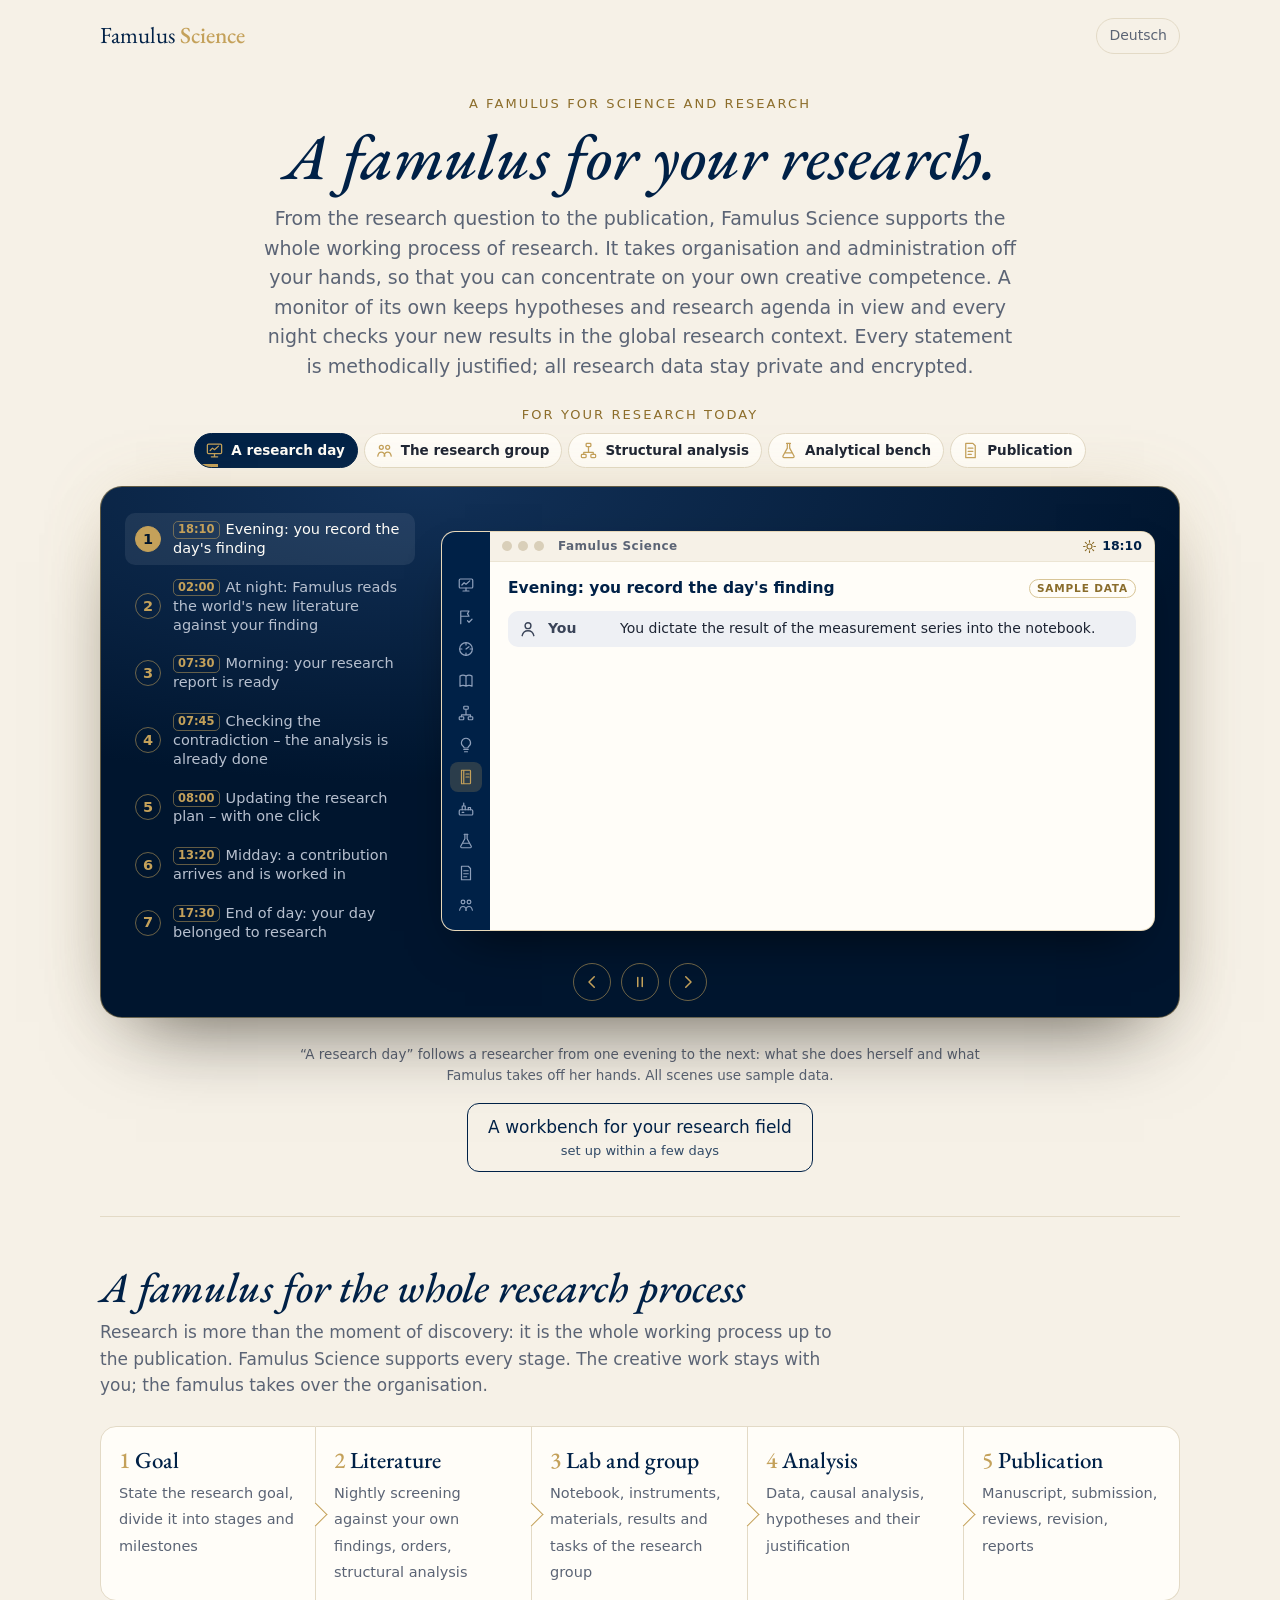
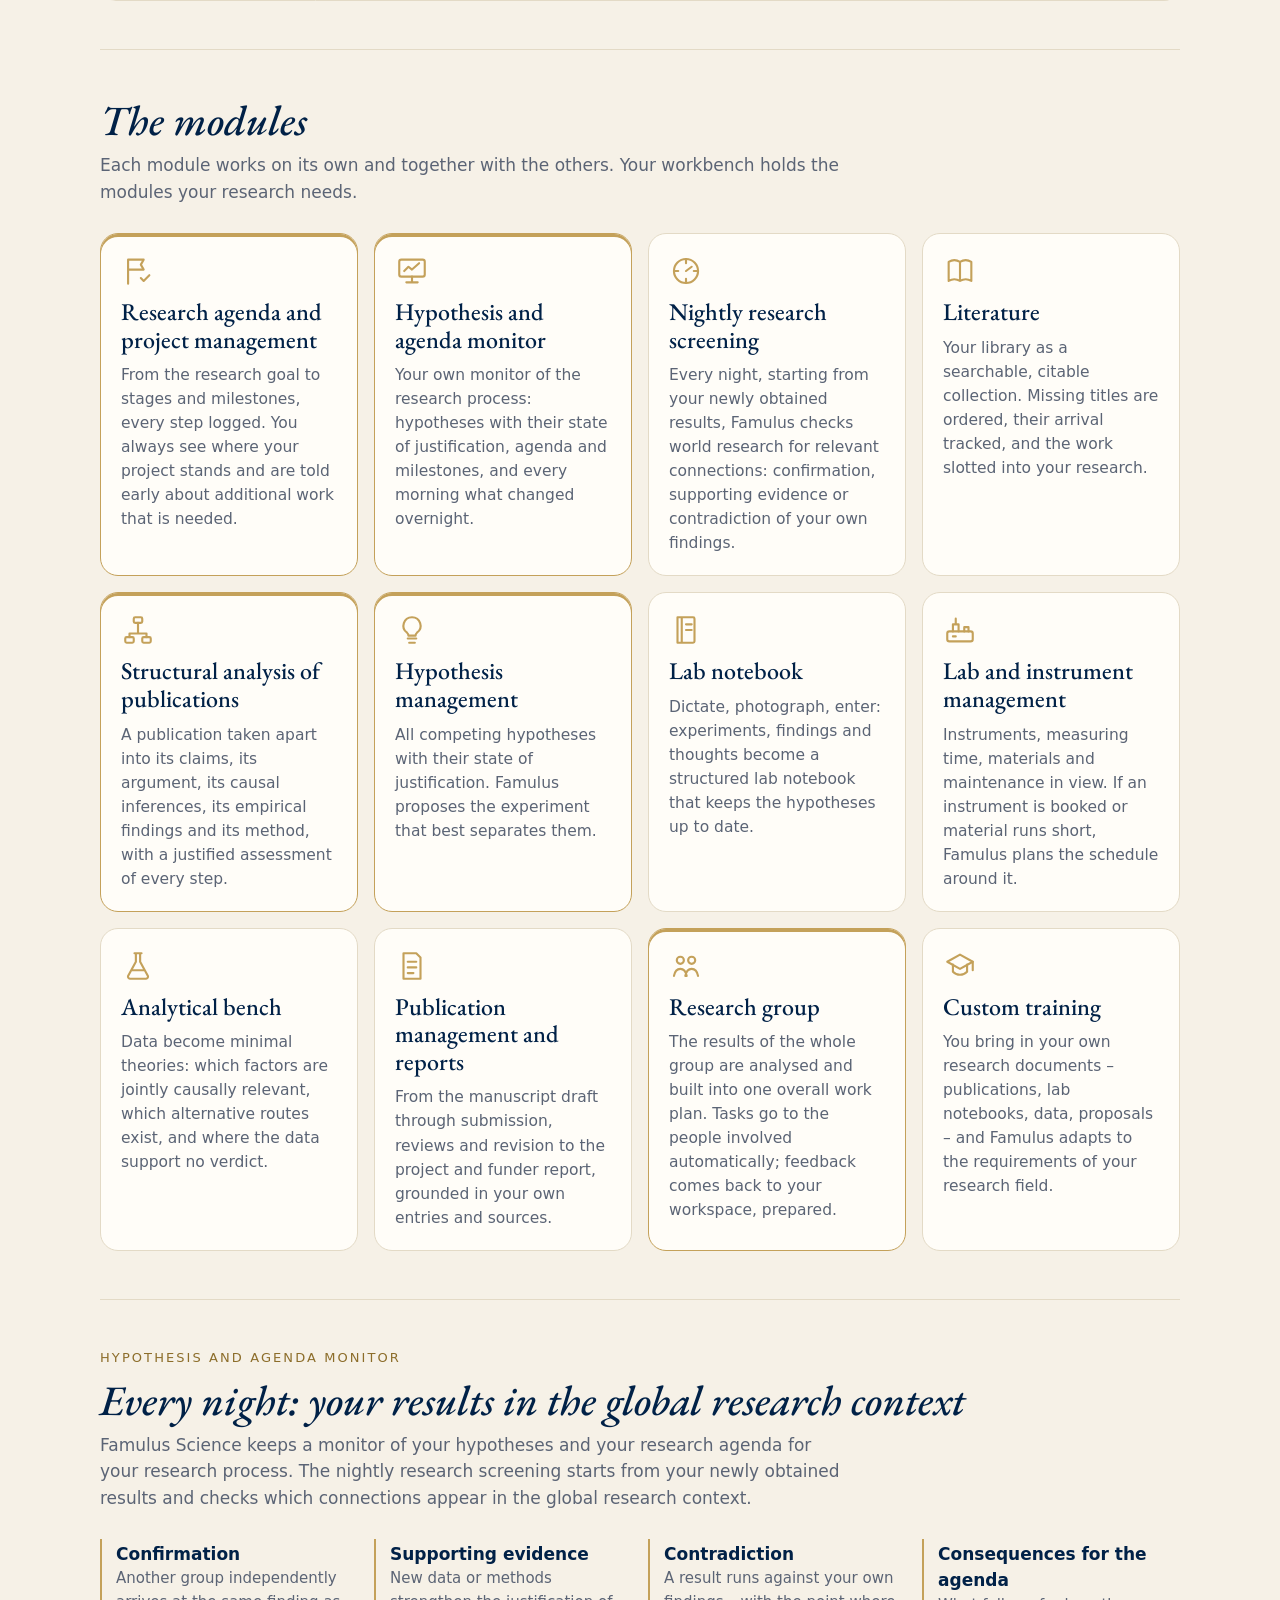
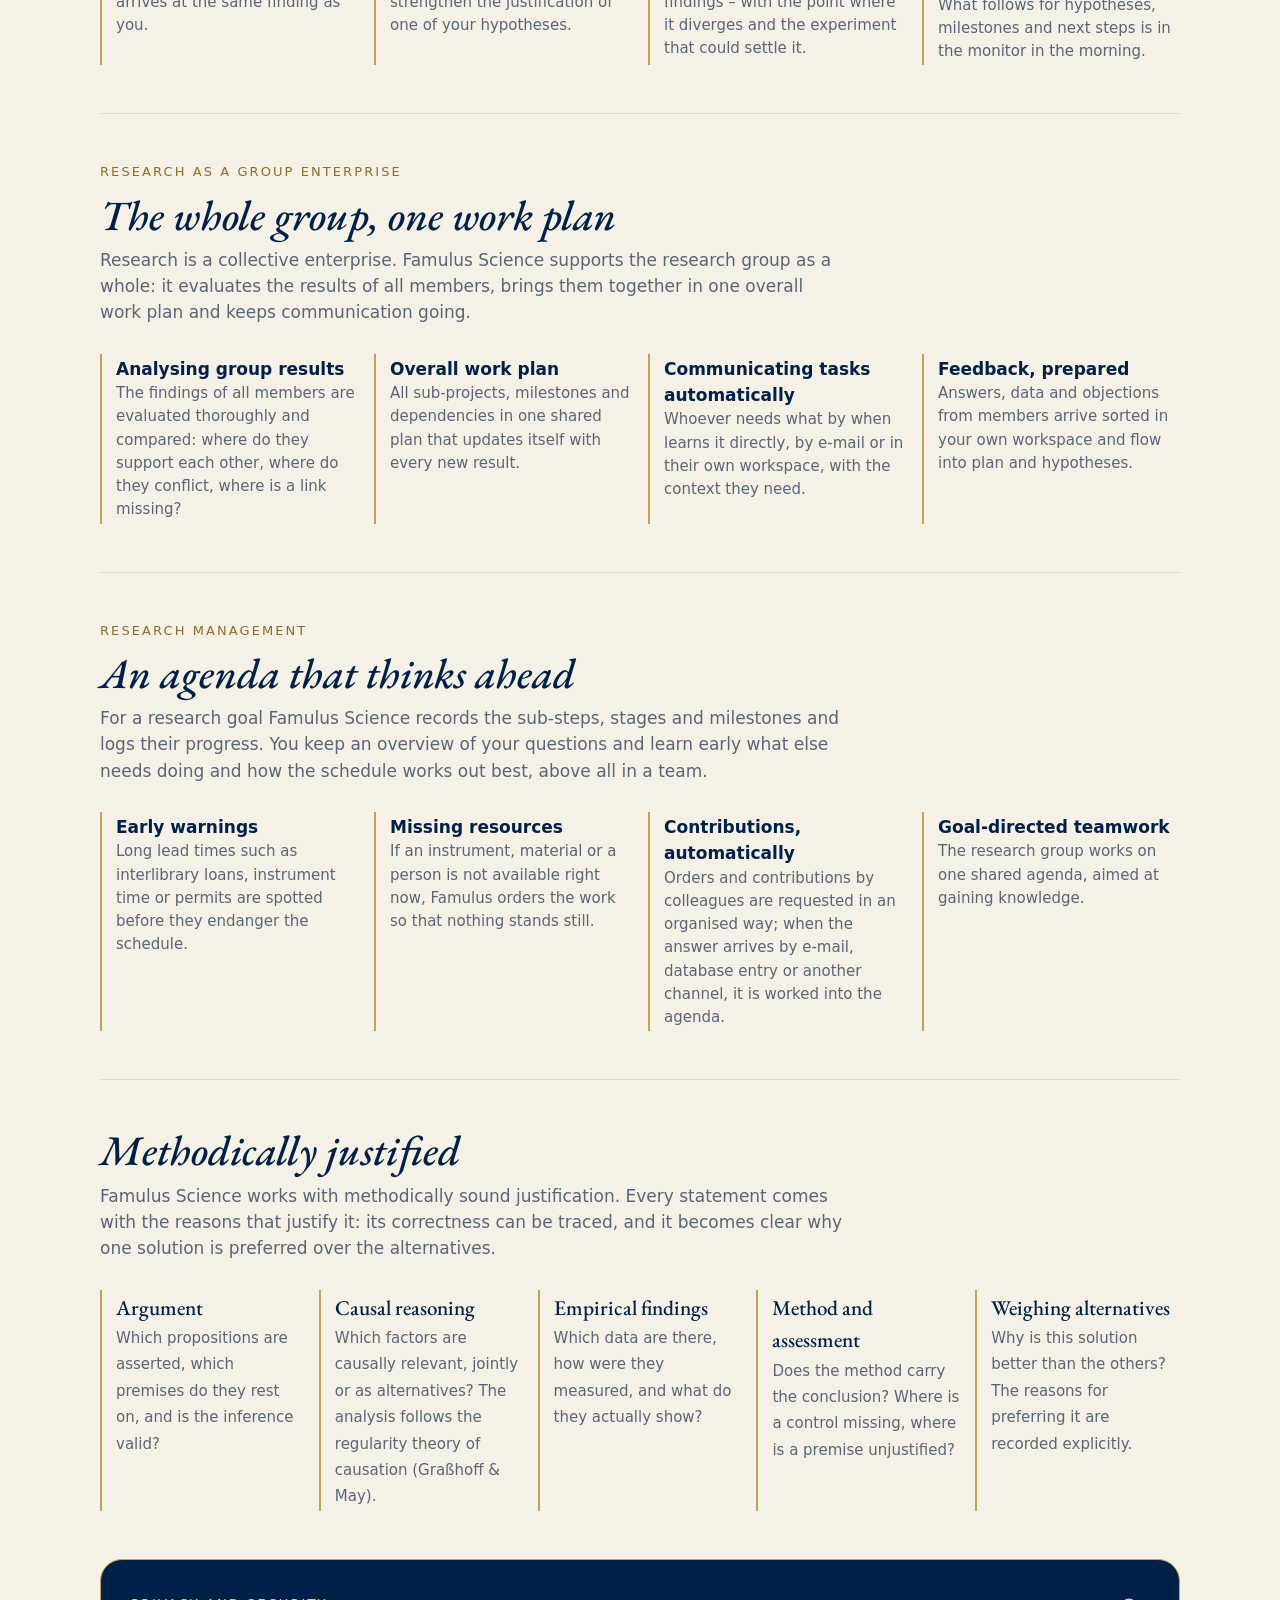
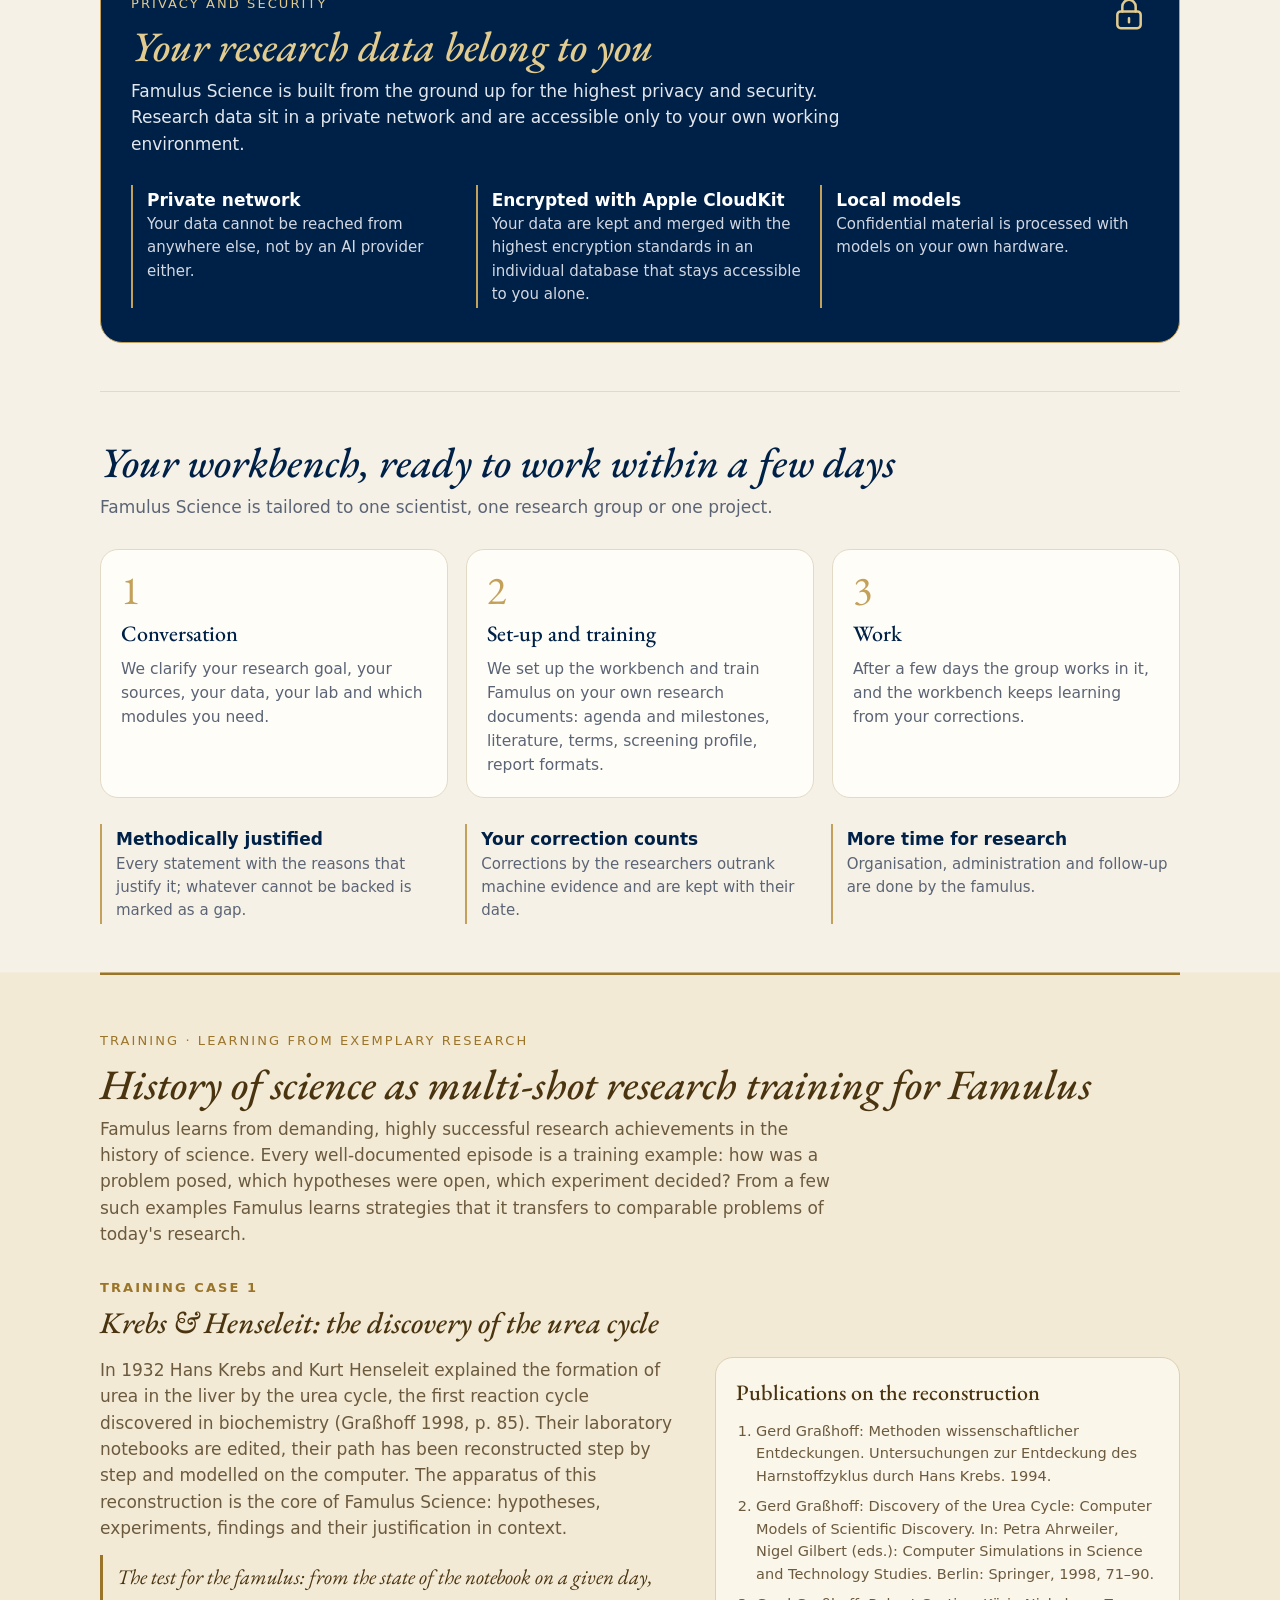
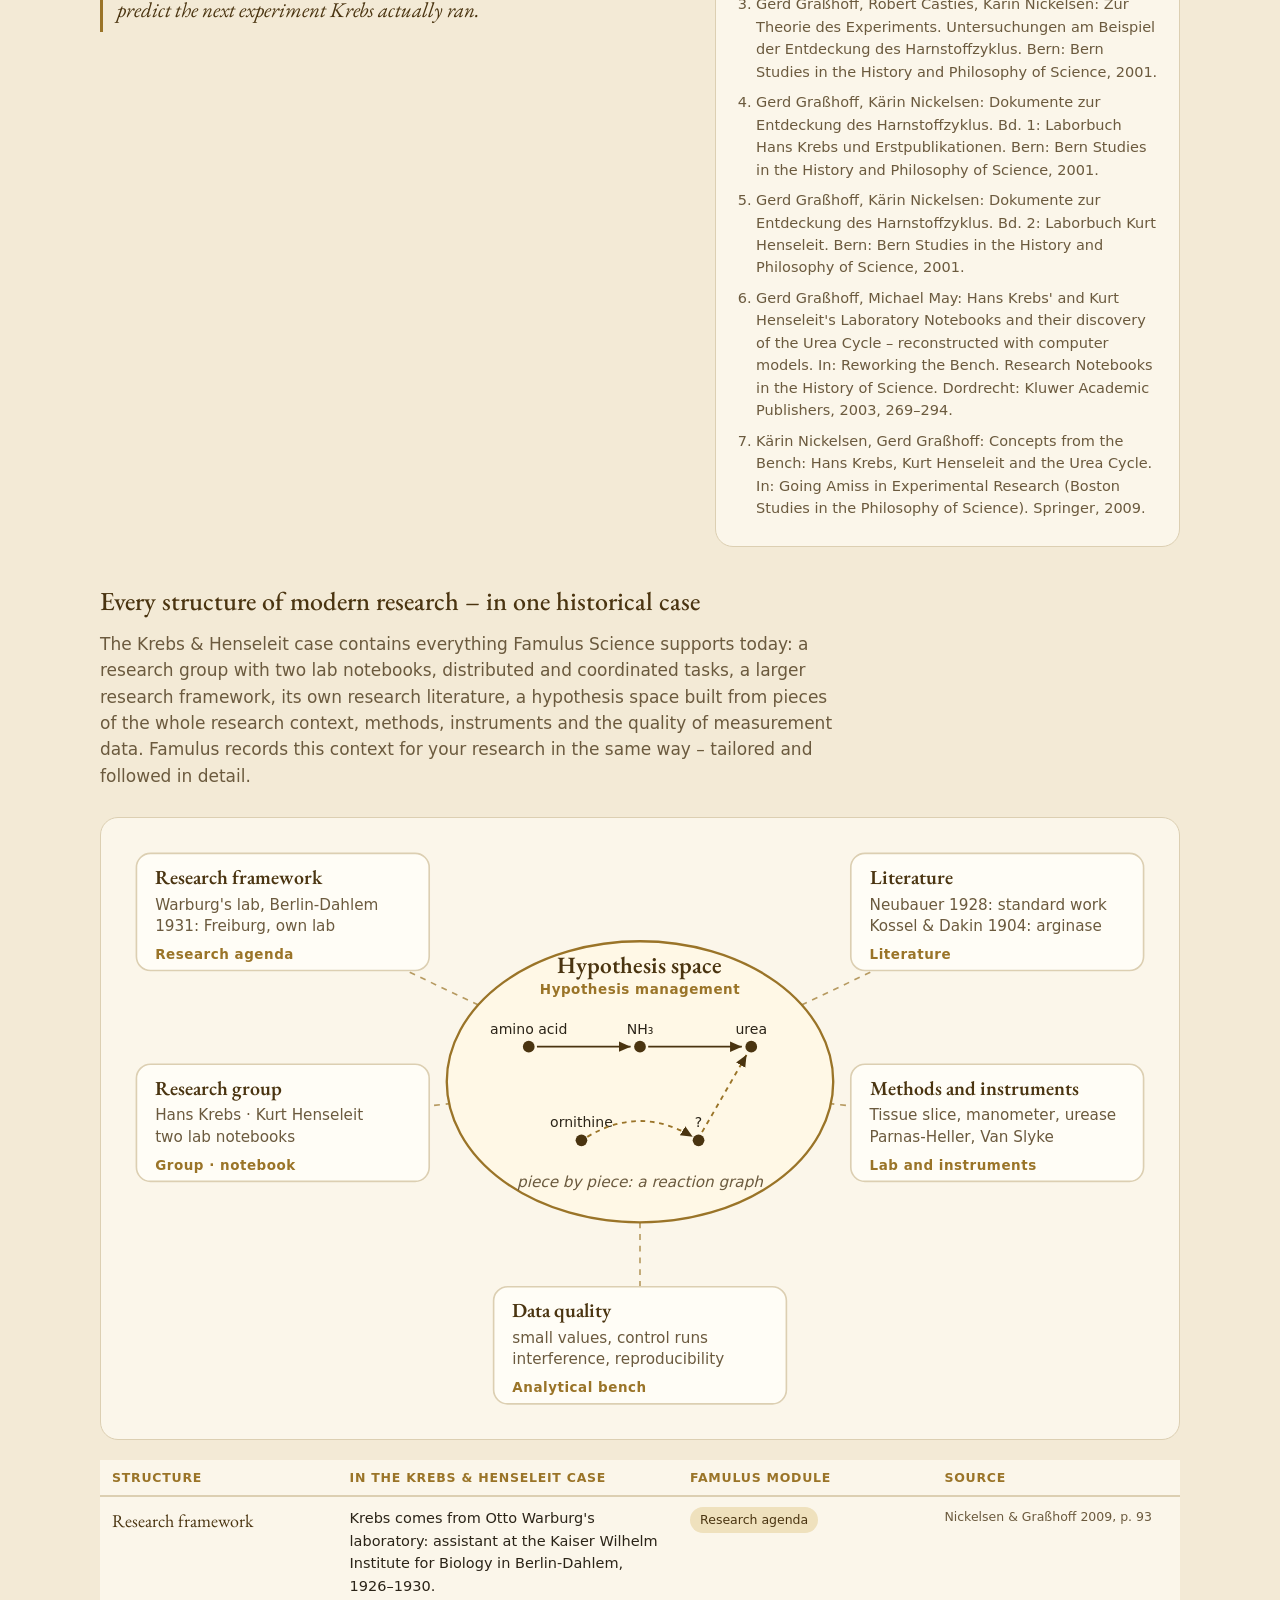
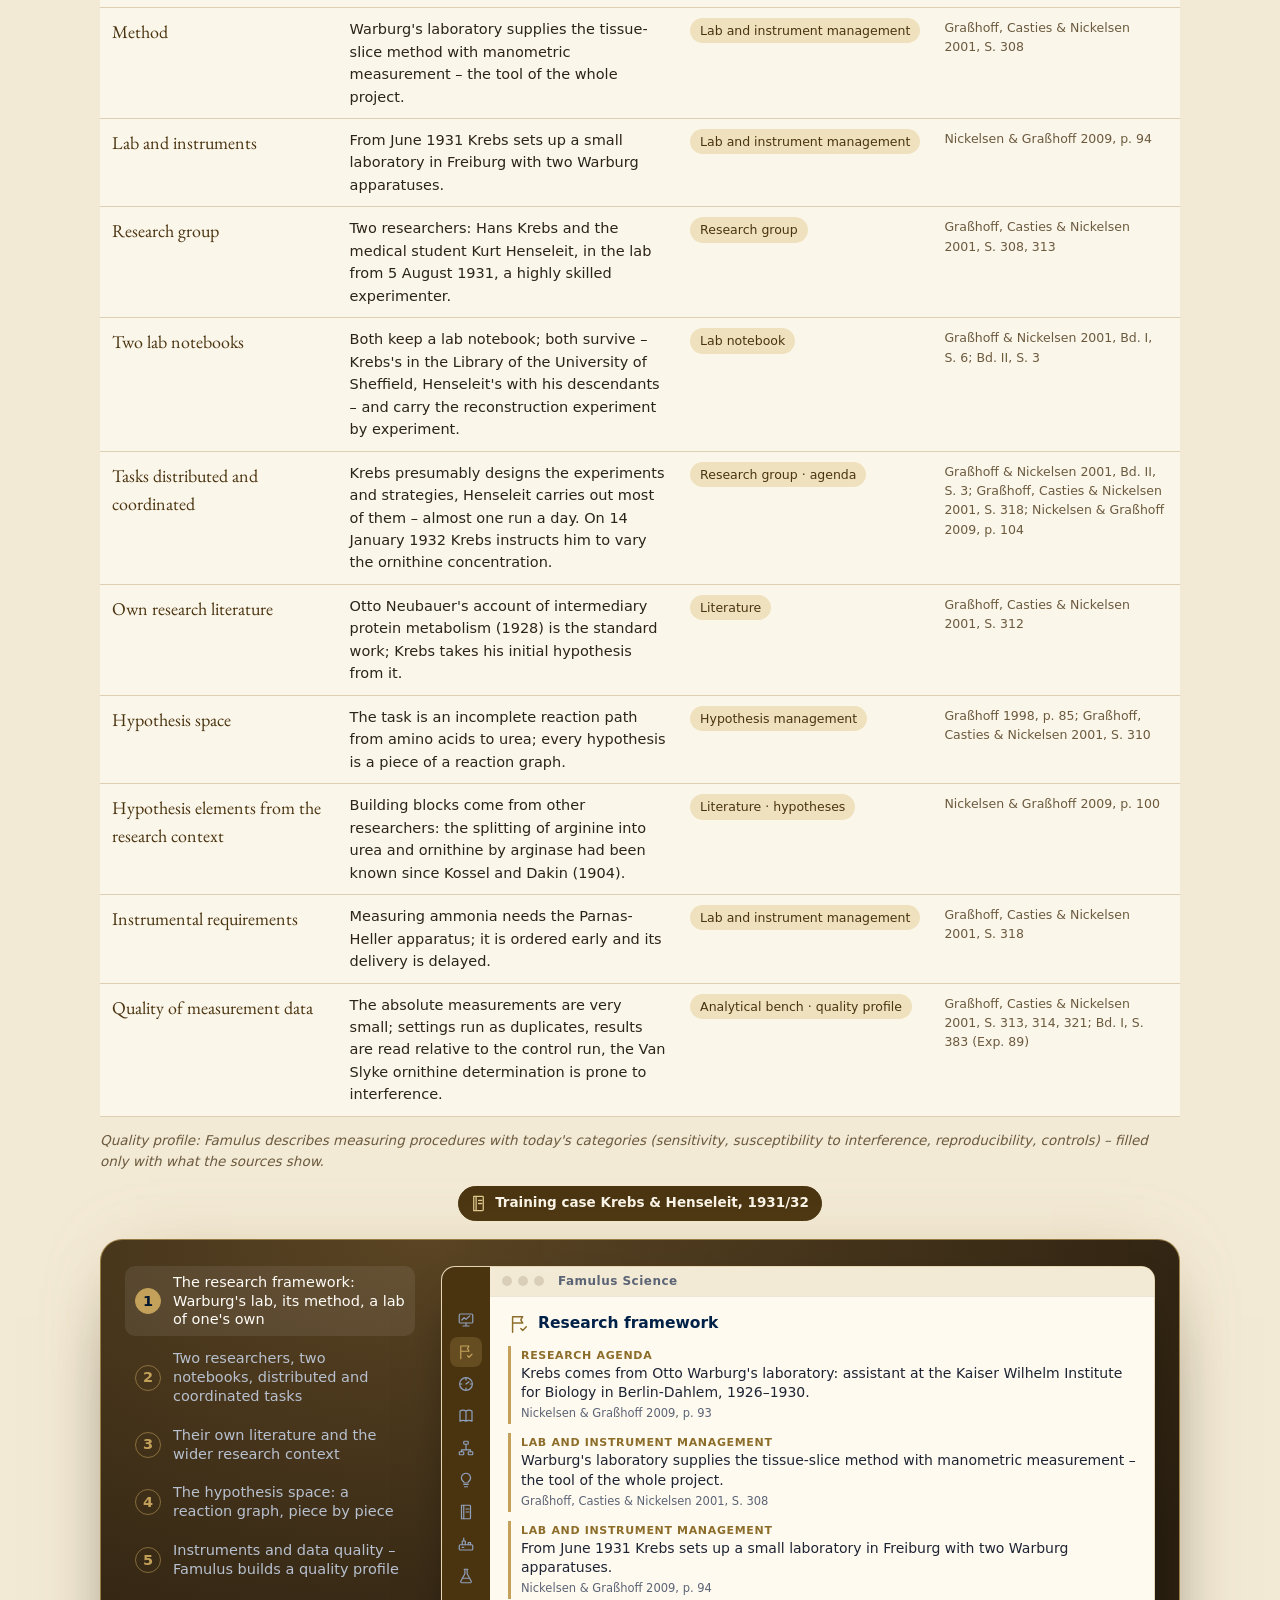
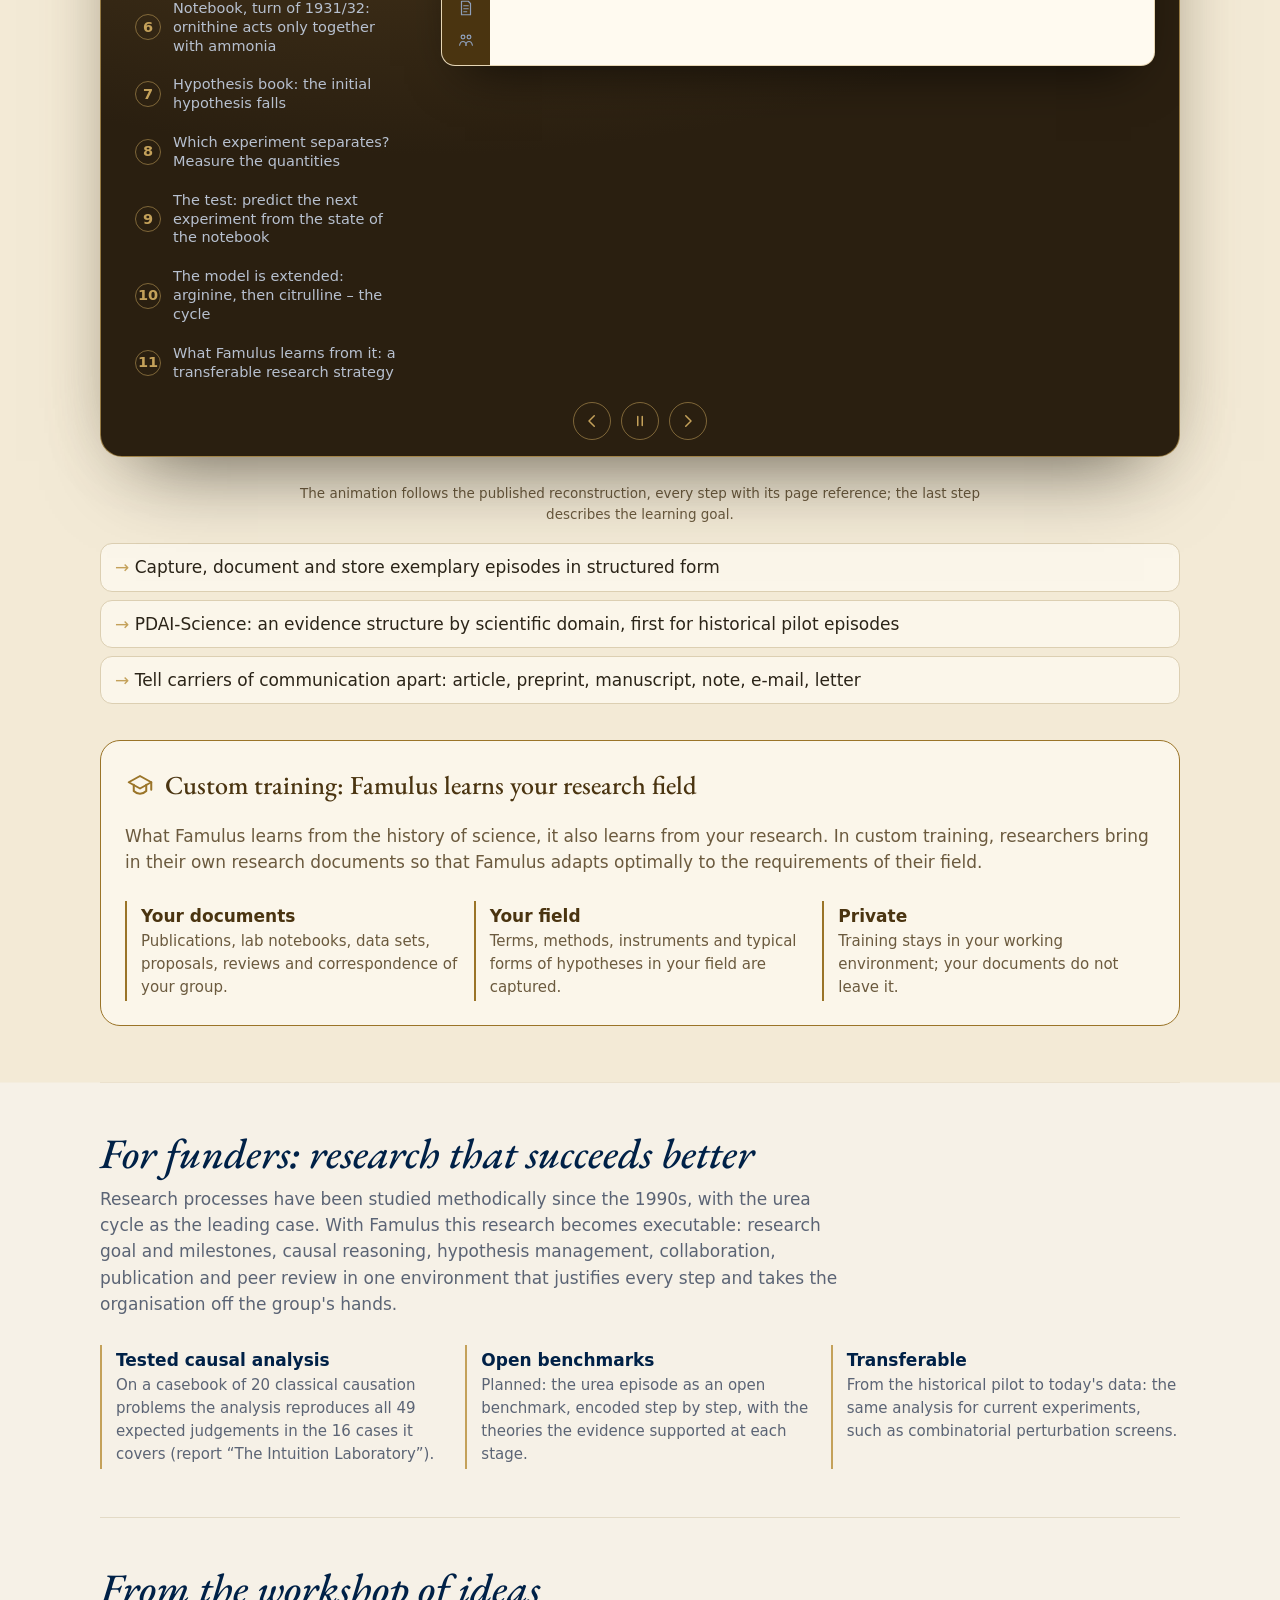
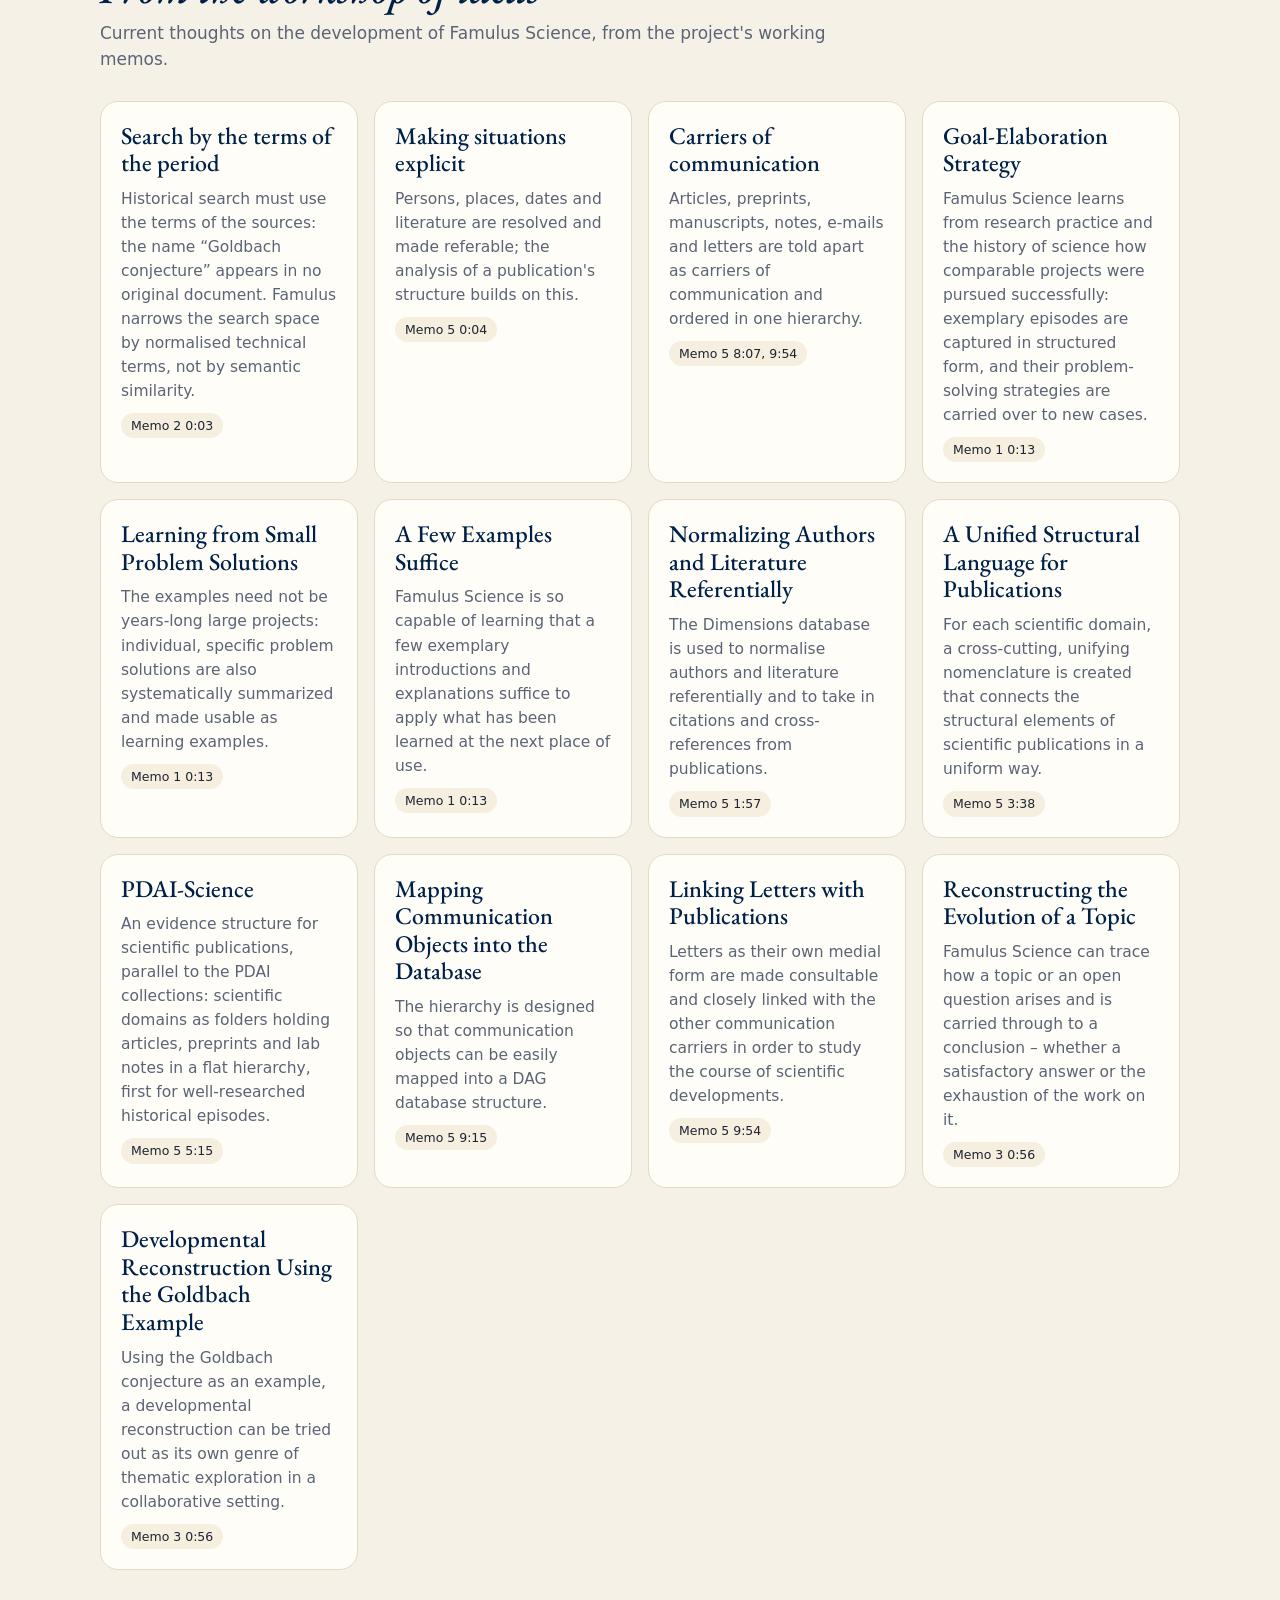
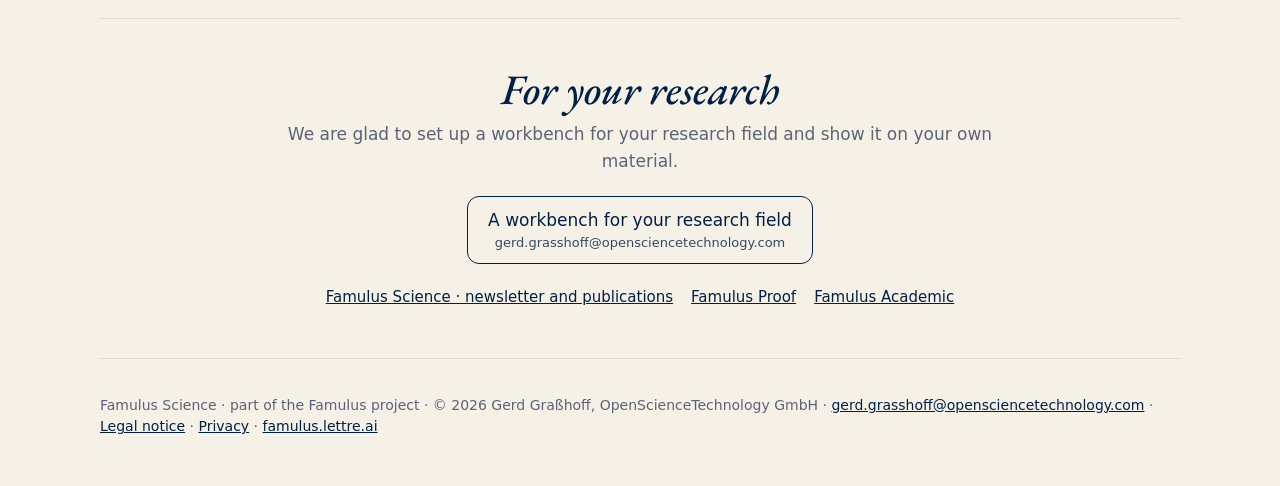
<file: index.html>
<!doctype html>
<html lang="de"><head><meta charset="utf-8"><meta name="viewport" content="width=device-width,initial-scale=1">
<title>Famulus Science</title><meta name="description" content="Famulus Science: der Famulus für Wissenschaft und Forschung – begleitet den ganzen Forschungsprozess von der Fragestellung bis zur Publikation, nimmt Organisation und Verwaltung ab, rechtfertigt jede Aussage methodisch und hält alle Forschungsdaten privat und verschlüsselt.">
<meta property="og:title" content="Famulus Science"><meta property="og:description" content="Famulus Science: der Famulus für Wissenschaft und Forschung – begleitet den ganzen Forschungsprozess von der Fragestellung bis zur Publikation, nimmt Organisation und Verwaltung ab, rechtfertigt jede Aussage methodisch und hält alle Forschungsdaten privat und verschlüsselt.">
<link rel="preconnect" href="https://fonts.googleapis.com"><link rel="preconnect" href="https://fonts.gstatic.com" crossorigin>
<link href="https://fonts.googleapis.com/css2?family=EB+Garamond:ital,wght@0,400;0,500;1,400;1,500&display=swap" rel="stylesheet">
<link rel="icon" href="assets/icon.svg"><style>
:root{--blue:#002147;--gold:#c4a15a;--goldd:#8c6d2a;--ink:#1d2433;--muted:#5b6475;--paper:#f6f1e7;--card:#fffdf8;--line:#e3dac6}
@media (prefers-color-scheme:dark){:root{--blue:#e2cb8f;--gold:#d4b46a;--goldd:#d4b46a;--ink:#e9e6df;--muted:#a4abb8;--paper:#00152e;--card:#0b2342;--line:#1f3a5e}}
*{box-sizing:border-box}html{-webkit-text-size-adjust:100%}
body{margin:0;background:var(--paper);color:var(--ink);font:17px/1.55 -apple-system,BlinkMacSystemFont,"Segoe UI",system-ui,sans-serif}
h1,h2,h3{font-family:"EB Garamond",Garamond,"Times New Roman",serif;font-weight:500;color:var(--blue)}
a{color:var(--blue)}
.wrap{max-width:1120px;margin:0 auto;padding:0 20px}
header.top{display:flex;justify-content:space-between;align-items:center;padding:18px 0}
.brand{font-family:"EB Garamond",serif;font-size:23px;color:var(--blue);text-decoration:none}
.brand b{font-weight:500;color:var(--gold)}
.lang{background:none;border:1px solid var(--line);border-radius:999px;padding:6px 12px;color:var(--muted);font:inherit;font-size:14px;cursor:pointer}
.intro{text-align:center;padding:22px 0 14px}
.kicker{font-size:13px;letter-spacing:.16em;text-transform:uppercase;color:var(--goldd);margin:0 0 10px}
h1{font-size:clamp(36px,6.4vw,64px);line-height:1.04;margin:0 0 14px;font-style:italic}
.lede{font-size:19px;color:var(--muted);max-width:40em;margin:0 auto}
.note{font-size:13.5px;color:var(--muted);text-align:center;max-width:52em;margin:0 auto 18px}
.after{text-align:center;margin:0 0 44px}
.cta{display:inline-block;background:transparent;color:var(--blue);border:1px solid var(--blue);padding:10px 20px;border-radius:12px;text-decoration:none;font-weight:500}
.cta small{display:block;font-weight:400;opacity:.8;font-size:13px}
section{padding:48px 0;border-top:1px solid var(--line)}
h2{font-size:clamp(28px,4.4vw,42px);margin:0 0 8px;font-style:italic;line-height:1.1}
.sub{color:var(--muted);margin:0 0 28px;max-width:44em}
.cards{display:grid;grid-template-columns:repeat(auto-fill,minmax(245px,1fr));gap:16px}
.card{background:var(--card);border:1px solid var(--line);border-radius:18px;padding:20px;display:flex;flex-direction:column;gap:10px}
.card.core{border-color:var(--gold);box-shadow:inset 0 3px 0 var(--gold)}
.card svg{width:34px;height:34px;stroke:var(--gold);fill:none;stroke-width:1.5;stroke-linecap:round;stroke-linejoin:round}
.card h3{margin:0;font-size:24px;line-height:1.15;hyphens:auto;-webkit-hyphens:auto;overflow-wrap:break-word}
.card p{margin:0;color:var(--muted);font-size:15.5px}
.chip{display:inline-block;font-size:12.5px;border-radius:999px;padding:3px 10px;background:color-mix(in srgb,var(--gold) 16%,transparent);color:var(--ink);align-self:flex-start}
.chip.prop{background:#b4492b;color:#fff}
.analysis{display:grid;grid-template-columns:repeat(auto-fill,minmax(200px,1fr));gap:14px}
.analysis div{border-left:2px solid var(--gold);padding:2px 0 2px 14px}.analysis b{display:block;color:var(--blue);font-family:"EB Garamond",serif;font-size:21px;font-weight:500}
.analysis>div>span{color:var(--muted);font-size:15px}
.pilot{display:grid;grid-template-columns:1.25fr 1fr;gap:34px;align-items:start}
.pilot p{margin:0 0 14px}.goal{border-left:3px solid var(--gold);padding:6px 0 6px 14px;font-family:"EB Garamond",serif;font-size:21px;font-style:italic;color:var(--blue)}
.reads{background:var(--card);border:1px solid var(--line);border-radius:18px;padding:18px 20px}
.reads h3{margin:0 0 10px;font-size:22px}.reads ol{margin:0;padding-left:20px;font-size:14.5px;color:var(--muted)}.reads li{margin:0 0 8px}
.roadmap{list-style:none;padding:0;margin:16px 0 0;display:grid;gap:8px}
.roadmap li{background:var(--card);border:1px solid var(--line);border-radius:12px;padding:10px 14px}
.roadmap li:before{content:"→ ";color:var(--gold)}
.steps{display:grid;grid-template-columns:repeat(3,1fr);gap:18px;counter-reset:s}
.step{background:var(--card);border:1px solid var(--line);border-radius:18px;padding:20px}
.step:before{counter-increment:s;content:counter(s);font-family:"EB Garamond",serif;font-size:40px;color:var(--gold);line-height:1}
.step h3{margin:6px 0;font-size:22px}.step p{margin:0;color:var(--muted);font-size:15.5px}
.trust{display:grid;grid-template-columns:repeat(auto-fit,minmax(230px,1fr));gap:16px;margin-top:26px}
.trust div{border-left:2px solid var(--gold);padding:2px 0 2px 14px}.trust b{color:var(--blue)}.trust>div>span{display:block;color:var(--muted);font-size:15px}
.flow{display:grid;grid-template-columns:repeat(5,1fr);gap:0;counter-reset:f}
.flow div{position:relative;padding:16px 16px 16px 18px;background:var(--card);border:1px solid var(--line);border-left:0}
.flow div:first-child{border-left:1px solid var(--line);border-radius:16px 0 0 16px}.flow div:last-child{border-radius:0 16px 16px 0}
.flow div:not(:last-child):after{content:"";position:absolute;right:-9px;top:50%;width:16px;height:16px;margin-top:-8px;background:var(--card);border-top:1px solid var(--gold);border-right:1px solid var(--gold);transform:rotate(45deg);z-index:1}
.flow b{display:block;font-family:"EB Garamond",serif;font-weight:500;font-size:23px;color:var(--blue)}
.flow b:before{counter-increment:f;content:counter(f) " ";color:var(--gold)}
.flow div>span{color:var(--muted);font-size:14.5px}
.privacy{background:#002147;color:#fffdf8;border-radius:22px;padding:34px 30px;margin:0 0 48px;border:1px solid #c4a15a}
.privacy .kicker{color:#e2cb8f}.privacy h2{color:#e2cb8f}.privacy .sub{color:#e3e7ee}
.privacy .trust div{border-left-color:#c4a15a}.privacy .trust b{color:#ffffff}.privacy .trust div>span{color:#d2d8e3}
.privacy svg{width:40px;height:40px;stroke:#e2cb8f;fill:none;stroke-width:1.5;stroke-linecap:round;stroke-linejoin:round;float:right}
.offer-label{text-align:center;font-size:13px;letter-spacing:.16em;text-transform:uppercase;color:var(--goldd);margin:10px 0 2px}
.band{--bp:#f3ead6;--bi:#2b2418;--bh:#4a3410;--bm:#6b5a3e;--bg:#9a7428;--bc:#fbf6ea;--bl:#dccfb2;
  background:var(--bp);color:var(--bi);box-shadow:0 0 0 100vmax var(--bp);clip-path:inset(0 -100vmax);padding:56px 0;margin:0 0 0;border-top:3px solid var(--bg)}
.band h2,.band h3{color:var(--bh)}.band .kicker{color:var(--bg)}.band .sub,.band p{color:var(--bm)}.band a{color:var(--bh)}
.band h3{font-size:26px;margin:34px 0 10px}.band h3.case{font-size:30px;font-style:italic}.band h3.case > .ck{display:block;font:600 13px/1 -apple-system,system-ui,sans-serif;letter-spacing:.16em;text-transform:uppercase;color:var(--bg);font-style:normal;margin-bottom:6px}
.band .goal{color:var(--bh);border-left-color:var(--bg)}
.band .reads{background:var(--bc);border-color:var(--bl)}.band .reads h3{margin:0 0 10px;font-size:22px}.band .reads ol{color:var(--bm)}
.band .roadmap li{background:var(--bc);border-color:var(--bl);color:var(--bi)}
.band .trust div{border-left-color:var(--bg)}.band .trust b{color:var(--bh)}.band .trust div>span{color:var(--bm)}
.band .note{color:var(--bm)}
.ctxmap{margin:10px 0 20px;background:var(--bc);border:1px solid var(--bl);border-radius:18px;padding:12px}
.ctxmap svg{width:100%;height:auto;display:block}
.ctxmap .thread{stroke:var(--bg);stroke-width:1.4;stroke-dasharray:5 5;opacity:.7}
.ctxmap .core{fill:#fff8e6;stroke:var(--bg);stroke-width:2}
.ctxmap .box{fill:#fffdf6;stroke:var(--bl);stroke-width:1.4}
.ctxmap text{font:13px -apple-system,system-ui,sans-serif;fill:var(--bi)}
.ctxmap .bt{font:600 17px "EB Garamond",Georgia,serif;fill:var(--bh)}.ctxmap .bl{fill:var(--bm)}
.ctxmap .mod{font:600 11.5px -apple-system,system-ui,sans-serif;fill:var(--bg);letter-spacing:.04em}
.ctxmap .ct{font:600 20px "EB Garamond",Georgia,serif;fill:var(--bh);text-anchor:middle}.ctxmap .ct+text.ct{}
.ctxmap text.mod[x="450"],.ctxmap .nl,.ctxmap .cap{text-anchor:middle}
.ctxmap .nl{font-size:12px}.ctxmap .cap{font-style:italic;fill:var(--bm)}
.ctxmap .n{fill:var(--bh)}.ctxmap .r{stroke:var(--bh);stroke-width:1.6;fill:none}.ctxmap .r.q{stroke-dasharray:4 4;stroke:var(--bg)}.ctxmap .ah{fill:var(--bh)}
.ptable{overflow-x:auto;margin:0 0 8px}
.ptable table{width:100%;border-collapse:collapse;font-size:14.5px;background:var(--bc)}
.ptable th{text-align:left;font:600 12.5px/1.2 -apple-system,system-ui,sans-serif;letter-spacing:.06em;text-transform:uppercase;color:var(--bg);padding:10px 12px;border-bottom:2px solid var(--bl)}
.ptable td{padding:10px 12px;border-bottom:1px solid var(--bl);vertical-align:top;color:var(--bi)}
.ptable td:first-child{font-family:"EB Garamond",serif;font-size:18px;color:var(--bh);width:22%}
.ptable td.src{font-size:12.5px;color:var(--bm);min-width:150px}
.ptable .chip{background:#efe1bd;color:var(--bh);white-space:nowrap}
.qnote{font-size:13.5px;font-style:italic}
.custom{margin-top:36px;background:var(--bc);border:1px solid var(--bg);border-radius:20px;padding:24px}
.custom h3{display:flex;align-items:center;gap:10px;margin:0 0 8px}.custom h3 svg{width:30px;height:30px;stroke:var(--bg);fill:none;stroke-width:1.6;stroke-linecap:round;stroke-linejoin:round}
.contact{text-align:center}.contact .sub{margin:0 auto 22px}
.links{display:flex;flex-wrap:wrap;justify-content:center;gap:10px 18px;margin-top:22px;font-size:15px}
footer{padding:36px 0 48px;color:var(--muted);font-size:14px;border-top:1px solid var(--line)}
.preview-bar{position:sticky;top:0;z-index:9;background:#b4492b;color:#fff;text-align:center;padding:8px;font:600 14px/1.3 -apple-system,system-ui,sans-serif}
[data-l="en"]{display:none!important}html[lang="en"] [data-l="de"]{display:none!important}html[lang="en"] [data-l="en"]{display:revert!important}
@media (max-width:820px){.ptable td:first-child{white-space:normal}.ctxmap{padding:4px}.steps,.pilot,.flow{grid-template-columns:1fr}.flow div,.flow div:first-child,.flow div:last-child{border:1px solid var(--line);border-radius:14px;margin-bottom:10px}.flow div:not(:last-child):after{display:none}}
</style><link rel="stylesheet" href="assets/demo.css"></head>
<body><div class="wrap"><header class="top"><a class="brand" href="./">Famulus <b>Science</b></a>
<button class="lang" id="lang" type="button">English</button></header>

<div class="intro"><p class="kicker"><span data-l="de">Famulus für Wissenschaft und Forschung</span><span data-l="en">A famulus for science and research</span></p><h1><span data-l="de">Der Famulus für Ihre Forschung.</span><span data-l="en">A famulus for your research.</span></h1><p class="lede"><span data-l="de">Von der Fragestellung bis zur Publikation begleitet Famulus Science den ganzen Arbeitsprozess der Forschung. Er nimmt Ihnen Organisation und Verwaltung ab, damit Sie sich auf Ihre eigene kreative Kompetenz konzentrieren. Ein eigener Monitor hält Hypothesen und Forschungsagenda im Blick und prüft jede Nacht Ihre neuen Ergebnisse im globalen Forschungskontext. Jede Aussage ist methodisch gerechtfertigt, alle Forschungsdaten bleiben privat und verschlüsselt.</span><span data-l="en">From the research question to the publication, Famulus Science supports the whole working process of research. It takes organisation and administration off your hands, so that you can concentrate on your own creative competence. A monitor of its own keeps hypotheses and research agenda in view and every night checks your new results in the global research context. Every statement is methodically justified; all research data stay private and encrypted.</span></p></div>
<p class="offer-label"><span data-l="de">Für Ihre Forschung heute</span><span data-l="en">For your research today</span></p>
<div class="fd" id="fd"></div>
<p class="note"><span data-l="de">„Ein Forschungstag“ begleitet eine Forscherin von abends bis zum nächsten Abend: was sie selbst tut und was Famulus ihr abnimmt. Alle Szenen zeigen Beispieldaten.</span><span data-l="en">“A research day” follows a researcher from one evening to the next: what she does herself and what Famulus takes off her hands. All scenes use sample data.</span></p>
<p class="after"><a class="cta" href="mailto:gerd.grasshoff@opensciencetechnology.com?subject=Famulus%20Science%20Workbench"><span data-l="de">Eine Workbench für Ihr Forschungsfeld</span><span data-l="en">A workbench for your research field</span><small><span data-l="de">eingerichtet in wenigen Tagen</span><span data-l="en">set up within a few days</span></small></a></p>

<section id="prozess"><h2><span data-l="de">Ein Famulus für den ganzen Forschungsprozess</span><span data-l="en">A famulus for the whole research process</span></h2><p class="sub"><span data-l="de">Forschung ist mehr als der Moment der Entdeckung: Sie umfasst den ganzen Arbeitsprozess bis zur Publikation. Famulus Science unterstützt jeden Abschnitt. Die kreative Arbeit bleibt bei Ihnen, das Organisatorische übernimmt der Famulus.</span><span data-l="en">Research is more than the moment of discovery: it is the whole working process up to the publication. Famulus Science supports every stage. The creative work stays with you; the famulus takes over the organisation.</span></p><div class="flow"><div><b><span data-l="de">Ziel</span><span data-l="en">Goal</span></b><span><span data-l="de">Forschungsziel formulieren, in Abschnitte und Meilensteine gliedern</span><span data-l="en">State the research goal, divide it into stages and milestones</span></span></div><div><b><span data-l="de">Literatur</span><span data-l="en">Literature</span></b><span><span data-l="de">Nächtliches Screening gegen die eigenen Befunde, Bestellungen, strukturelle Analyse</span><span data-l="en">Nightly screening against your own findings, orders, structural analysis</span></span></div><div><b><span data-l="de">Labor und Gruppe</span><span data-l="en">Lab and group</span></b><span><span data-l="de">Laborbuch, Geräte, Material, Ergebnisse und Aufgaben der Forschergruppe</span><span data-l="en">Notebook, instruments, materials, results and tasks of the research group</span></span></div><div><b><span data-l="de">Analyse</span><span data-l="en">Analysis</span></b><span><span data-l="de">Daten, Kausalanalyse, Hypothesen und ihre Rechtfertigung</span><span data-l="en">Data, causal analysis, hypotheses and their justification</span></span></div><div><b><span data-l="de">Publikation</span><span data-l="en">Publication</span></b><span><span data-l="de">Manuskript, Einreichung, Gutachten, Revision, Berichte</span><span data-l="en">Manuscript, submission, reviews, revision, reports</span></span></div></div></section>

<section id="module"><h2><span data-l="de">Die Module</span><span data-l="en">The modules</span></h2><p class="sub"><span data-l="de">Jedes Modul arbeitet für sich und mit den anderen zusammen. Ihre Workbench enthält die Module, die Ihre Forschung braucht.</span><span data-l="en">Each module works on its own and together with the others. Your workbench holds the modules your research needs.</span></p><div class="cards"><article class="card core"><svg viewBox="0 0 24 24" aria-hidden="true"><path d="M5 21V4M5 4h11l-2 3.5 2 3.5H5"/><path d="M14 17l2 2 4-4"/></svg><h3><span data-l="de">Forschungsagenda und Projektmanagement</span><span data-l="en">Research agenda and project management</span></h3><p><span data-l="de">Vom Forschungsziel zu Abschnitten und Meilensteinen, jeder Schritt protokolliert. Sie sehen jederzeit, wo Ihr Projekt steht, und werden früh auf nötige Zusatzarbeiten hingewiesen.</span><span data-l="en">From the research goal to stages and milestones, every step logged. You always see where your project stands and are told early about additional work that is needed.</span></p></article><article class="card core"><svg viewBox="0 0 24 24" aria-hidden="true"><rect x="3" y="4" width="18" height="12" rx="1.5"/><path d="M8 20h8M12 16v4M6.5 12l3-3 2.5 2 5-4.5"/></svg><h3><span data-l="de">Hypothesen- und Agenda-Monitor</span><span data-l="en">Hypothesis and agenda monitor</span></h3><p><span data-l="de">Ihr eigener Monitor für den Forschungsprozess: Hypothesen mit ihrem Stand der Rechtfertigung, Agenda und Meilensteine, und jeden Morgen, was sich über Nacht daran geändert hat.</span><span data-l="en">Your own monitor of the research process: hypotheses with their state of justification, agenda and milestones, and every morning what changed overnight.</span></p></article><article class="card"><svg viewBox="0 0 24 24" aria-hidden="true"><circle cx="12" cy="12" r="8.5"/><path d="M12 3.5v3M12 17.5v3M3.5 12h3M17.5 12h3"/><path d="M12 12l4-3"/></svg><h3><span data-l="de">Nightly Research Screening</span><span data-l="en">Nightly research screening</span></h3><p><span data-l="de">Jede Nacht prüft Famulus, ausgehend von Ihren neu gewonnenen Ergebnissen, die weltweite Forschung auf relevante Zusammenhänge: Bestätigung, stützende Evidenz oder Widerspruch zu Ihren eigenen Befunden.</span><span data-l="en">Every night, starting from your newly obtained results, Famulus checks world research for relevant connections: confirmation, supporting evidence or contradiction of your own findings.</span></p></article><article class="card"><svg viewBox="0 0 24 24" aria-hidden="true"><path d="M4 5.5C6.5 4 9.5 4 12 5.5 14.5 4 17.5 4 20 5.5V19c-2.5-1.5-5.5-1.5-8 0-2.5-1.5-5.5-1.5-8 0zM12 5.5V19"/></svg><h3><span data-l="de">Literatur</span><span data-l="en">Literature</span></h3><p><span data-l="de">Ihre Bibliothek als durchsuchbarer, zitierfähiger Bestand. Fehlende Titel werden bestellt, der Eingang verfolgt und das Werk in die Arbeit eingereiht.</span><span data-l="en">Your library as a searchable, citable collection. Missing titles are ordered, their arrival tracked, and the work slotted into your research.</span></p></article><article class="card core"><svg viewBox="0 0 24 24" aria-hidden="true"><rect x="9" y="3" width="6" height="4" rx="1"/><rect x="3" y="17" width="6" height="4" rx="1"/><rect x="15" y="17" width="6" height="4" rx="1"/><path d="M12 7v5M6 17v-2.5h12V17M12 12v2.5"/></svg><h3><span data-l="de">Strukturelle Publikationsanalyse</span><span data-l="en">Structural analysis of publications</span></h3><p><span data-l="de">Eine Publikation zerlegt in ihre Behauptungen, die Argumentation, die kausalen Schlüsse, die empirischen Befunde und die Methodik, mit einer begründeten Bewertung jedes Schritts.</span><span data-l="en">A publication taken apart into its claims, its argument, its causal inferences, its empirical findings and its method, with a justified assessment of every step.</span></p></article><article class="card core"><svg viewBox="0 0 24 24" aria-hidden="true"><path d="M9 18h6M10 21h4M12 3a6 6 0 0 0-3.5 10.9c.6.5 1 1.2 1 2.1h5c0-.9.4-1.6 1-2.1A6 6 0 0 0 12 3z"/></svg><h3><span data-l="de">Hypothesenmanagement</span><span data-l="en">Hypothesis management</span></h3><p><span data-l="de">Alle konkurrierenden Hypothesen mit ihrem Stand der Rechtfertigung. Famulus schlägt das Experiment vor, das zwischen ihnen am besten unterscheidet.</span><span data-l="en">All competing hypotheses with their state of justification. Famulus proposes the experiment that best separates them.</span></p></article><article class="card"><svg viewBox="0 0 24 24" aria-hidden="true"><path d="M6 3h11a1 1 0 0 1 1 1v16a1 1 0 0 1-1 1H6zM9 3v18M12 8h4M12 12h4"/></svg><h3><span data-l="de">Laborbuch</span><span data-l="en">Lab notebook</span></h3><p><span data-l="de">Diktieren, fotografieren, eintragen: Versuche, Befunde und Gedanken werden zu einem strukturierten Laborbuch, das die Hypothesen fortschreibt.</span><span data-l="en">Dictate, photograph, enter: experiments, findings and thoughts become a structured lab notebook that keeps the hypotheses up to date.</span></p></article><article class="card"><svg viewBox="0 0 24 24" aria-hidden="true"><rect x="3" y="13" width="18" height="7" rx="1.5"/><path d="M7 13V8h4v5M9 8V4M15 13v-3h3v3M7 16.5h2"/></svg><h3><span data-l="de">Labor- und Apparatemanagement</span><span data-l="en">Lab and instrument management</span></h3><p><span data-l="de">Geräte, Messzeiten, Material und Wartung im Blick. Ist ein Gerät belegt oder Material knapp, plant Famulus den Ablauf darum herum.</span><span data-l="en">Instruments, measuring time, materials and maintenance in view. If an instrument is booked or material runs short, Famulus plans the schedule around it.</span></p></article><article class="card"><svg viewBox="0 0 24 24" aria-hidden="true"><path d="M9.5 3h5M10.5 3v6L5 19a1.5 1.5 0 0 0 1.3 2h11.4a1.5 1.5 0 0 0 1.3-2L13.5 9V3M7.5 15h9"/></svg><h3><span data-l="de">Analytical Bench</span><span data-l="en">Analytical bench</span></h3><p><span data-l="de">Daten werden zu Minimaltheorien: welche Faktoren zusammen kausal relevant sind, welche alternativen Wege es gibt, und wo die Daten kein Urteil tragen.</span><span data-l="en">Data become minimal theories: which factors are jointly causally relevant, which alternative routes exist, and where the data support no verdict.</span></p></article><article class="card"><svg viewBox="0 0 24 24" aria-hidden="true"><path d="M6 3h9l3 3v15H6zM9 9h6M9 13h6M9 17h4"/></svg><h3><span data-l="de">Publikationsmanagement und Berichte</span><span data-l="en">Publication management and reports</span></h3><p><span data-l="de">Vom Manuskriptentwurf über Einreichung, Gutachten und Revision bis zum Projekt- und Förderbericht, belegt mit Ihren eigenen Einträgen und Quellen.</span><span data-l="en">From the manuscript draft through submission, reviews and revision to the project and funder report, grounded in your own entries and sources.</span></p></article><article class="card core"><svg viewBox="0 0 24 24" aria-hidden="true"><circle cx="8" cy="8" r="2.5"/><circle cx="16" cy="8" r="2.5"/><path d="M3.5 19c.6-3.2 2.4-5 4.5-5s3.9 1.8 4.5 5M11.5 19c.6-3.2 2.4-5 4.5-5s3.9 1.8 4.5 5"/></svg><h3><span data-l="de">Forschergruppe</span><span data-l="en">Research group</span></h3><p><span data-l="de">Die Ergebnisse der ganzen Gruppe werden analysiert und in einen Gesamtarbeitsplan eingebunden. Aufgaben gehen automatisch an die Beteiligten, Rückmeldungen kommen aufbereitet in Ihren Workspace zurück.</span><span data-l="en">The results of the whole group are analysed and built into one overall work plan. Tasks go to the people involved automatically; feedback comes back to your workspace, prepared.</span></p></article><article class="card"><svg viewBox="0 0 24 24" aria-hidden="true"><path d="M3 9l9-5 9 5-9 5z"/><path d="M7 11v5c1.5 1.5 3.3 2.2 5 2.2s3.5-.7 5-2.2v-5M21 9v6"/></svg><h3><span data-l="de">Custom Training</span><span data-l="en">Custom training</span></h3><p><span data-l="de">Sie bringen Ihre eigenen Forschungsdokumente ein – Publikationen, Laborbücher, Daten, Anträge –, und Famulus passt sich an die Erfordernisse Ihres Forschungsfeldes an.</span><span data-l="en">You bring in your own research documents – publications, lab notebooks, data, proposals – and Famulus adapts to the requirements of your research field.</span></p></article></div></section>

<section id="monitor"><p class="kicker"><span data-l="de">Hypothesen- und Agenda-Monitor</span><span data-l="en">Hypothesis and agenda monitor</span></p><h2><span data-l="de">Jede Nacht: Ihre Ergebnisse im globalen Forschungskontext</span><span data-l="en">Every night: your results in the global research context</span></h2><p class="sub"><span data-l="de">Famulus Science führt für Ihren Forschungsprozess einen eigenen Monitor Ihrer Hypothesen und Ihrer Forschungsagenda. Das nächtliche Research Screening geht von Ihren neu gewonnenen Ergebnissen aus und prüft, welche Zusammenhänge sich im globalen Forschungskontext zeigen.</span><span data-l="en">Famulus Science keeps a monitor of your hypotheses and your research agenda for your research process. The nightly research screening starts from your newly obtained results and checks which connections appear in the global research context.</span></p><div class="trust"><div><b><span data-l="de">Bestätigung</span><span data-l="en">Confirmation</span></b><span><span data-l="de">Eine andere Gruppe kommt unabhängig zum selben Befund wie Sie.</span><span data-l="en">Another group independently arrives at the same finding as you.</span></span></div><div><b><span data-l="de">Stützende Evidenz</span><span data-l="en">Supporting evidence</span></b><span><span data-l="de">Neue Daten oder Methoden stärken die Rechtfertigung einer Ihrer Hypothesen.</span><span data-l="en">New data or methods strengthen the justification of one of your hypotheses.</span></span></div><div><b><span data-l="de">Widerspruch</span><span data-l="en">Contradiction</span></b><span><span data-l="de">Ein Ergebnis steht gegen Ihre eigenen Befunde – mit der Stelle, an der es abweicht, und dem Versuch, der es klären könnte.</span><span data-l="en">A result runs against your own findings – with the point where it diverges and the experiment that could settle it.</span></span></div><div><b><span data-l="de">Folgen für die Agenda</span><span data-l="en">Consequences for the agenda</span></b><span><span data-l="de">Was sich daraus für Hypothesen, Meilensteine und nächste Schritte ergibt, steht am Morgen im Monitor.</span><span data-l="en">What follows for hypotheses, milestones and next steps is in the monitor in the morning.</span></span></div></div></section>

<section id="gruppe"><p class="kicker"><span data-l="de">Forschung als Gruppenunternehmung</span><span data-l="en">Research as a group enterprise</span></p><h2><span data-l="de">Die ganze Gruppe, ein Arbeitsplan</span><span data-l="en">The whole group, one work plan</span></h2><p class="sub"><span data-l="de">Forschung ist eine gemeinschaftliche Unternehmung. Famulus Science unterstützt die Forschergruppe als Ganzes: Er wertet die Ergebnisse aller Mitglieder aus, führt sie in einem Gesamtarbeitsplan zusammen und hält die Kommunikation in Gang.</span><span data-l="en">Research is a collective enterprise. Famulus Science supports the research group as a whole: it evaluates the results of all members, brings them together in one overall work plan and keeps communication going.</span></p><div class="trust"><div><b><span data-l="de">Gruppenergebnisse analysieren</span><span data-l="en">Analysing group results</span></b><span><span data-l="de">Die Befunde aller Mitglieder werden umfassend ausgewertet und miteinander abgeglichen: Wo stützen sie sich gegenseitig, wo widersprechen sie sich, wo fehlt ein Glied?</span><span data-l="en">The findings of all members are evaluated thoroughly and compared: where do they support each other, where do they conflict, where is a link missing?</span></span></div><div><b><span data-l="de">Gesamtarbeitsplan</span><span data-l="en">Overall work plan</span></b><span><span data-l="de">Alle Teilprojekte, Meilensteine und Abhängigkeiten in einem gemeinsamen Plan, der sich mit jedem neuen Ergebnis fortschreibt.</span><span data-l="en">All sub-projects, milestones and dependencies in one shared plan that updates itself with every new result.</span></span></div><div><b><span data-l="de">Aufgaben automatisch kommunizieren</span><span data-l="en">Communicating tasks automatically</span></b><span><span data-l="de">Wer was bis wann braucht, erfährt es direkt, per E-Mail oder im eigenen Workspace, mit dem nötigen Kontext.</span><span data-l="en">Whoever needs what by when learns it directly, by e-mail or in their own workspace, with the context they need.</span></span></div><div><b><span data-l="de">Rückmeldungen aufbereitet</span><span data-l="en">Feedback, prepared</span></b><span><span data-l="de">Antworten, Daten und Einwände der Mitglieder kommen geordnet in Ihren eigenen Workspace und fließen in Plan und Hypothesen ein.</span><span data-l="en">Answers, data and objections from members arrive sorted in your own workspace and flow into plan and hypotheses.</span></span></div></div></section>

<section id="management"><p class="kicker"><span data-l="de">Forschungsmanagement</span><span data-l="en">Research management</span></p><h2><span data-l="de">Die Agenda, die mitdenkt</span><span data-l="en">An agenda that thinks ahead</span></h2><p class="sub"><span data-l="de">Für ein Forschungsziel zeichnet Famulus Science die Teilschritte, Abschnitte und Meilensteine auf und protokolliert ihren Fortgang. So behalten Sie den Überblick über Ihre Fragen und erfahren früh, was zusätzlich zu tun ist und wie der Ablauf zeitlich am besten gelingt, besonders im Team.</span><span data-l="en">For a research goal Famulus Science records the sub-steps, stages and milestones and logs their progress. You keep an overview of your questions and learn early what else needs doing and how the schedule works out best, above all in a team.</span></p><div class="trust"><div><b><span data-l="de">Frühe Hinweise</span><span data-l="en">Early warnings</span></b><span><span data-l="de">Lange Vorläufe wie Fernleihe, Gerätezeiten oder Genehmigungen werden erkannt, bevor sie den Zeitplan gefährden.</span><span data-l="en">Long lead times such as interlibrary loans, instrument time or permits are spotted before they endanger the schedule.</span></span></div><div><b><span data-l="de">Fehlende Ressourcen</span><span data-l="en">Missing resources</span></b><span><span data-l="de">Ist ein Gerät, Material oder eine Person gerade nicht verfügbar, ordnet Famulus die Arbeiten so, dass nichts stillsteht.</span><span data-l="en">If an instrument, material or a person is not available right now, Famulus orders the work so that nothing stands still.</span></span></div><div><b><span data-l="de">Zuarbeit automatisch</span><span data-l="en">Contributions, automatically</span></b><span><span data-l="de">Bestellungen und Beiträge von Mitarbeitenden werden organisiert angefragt; trifft die Antwort per E-Mail, Datenbankeintrag oder anderem Kanal ein, wird sie in die Agenda eingearbeitet.</span><span data-l="en">Orders and contributions by colleagues are requested in an organised way; when the answer arrives by e-mail, database entry or another channel, it is worked into the agenda.</span></span></div><div><b><span data-l="de">Zielgerichtet im Team</span><span data-l="en">Goal-directed teamwork</span></b><span><span data-l="de">Die Forschergruppe arbeitet an einer gemeinsamen Agenda, ausgerichtet auf den Erkenntnisgewinn.</span><span data-l="en">The research group works on one shared agenda, aimed at gaining knowledge.</span></span></div></div></section>

<section id="analyse"><h2><span data-l="de">Methodisch gerechtfertigt</span><span data-l="en">Methodically justified</span></h2><p class="sub"><span data-l="de">Famulus Science arbeitet mit methodisch gut angelegter Rechtfertigung. Zu jeder Aussage gehören die Gründe, die sie rechtfertigen: So lässt sich ihre Richtigkeit nachvollziehen, und es wird deutlich, warum eine Lösung den Alternativen vorzuziehen ist.</span><span data-l="en">Famulus Science works with methodically sound justification. Every statement comes with the reasons that justify it: its correctness can be traced, and it becomes clear why one solution is preferred over the alternatives.</span></p><div class="analysis"><div><b><span data-l="de">Argumentation</span><span data-l="en">Argument</span></b><span><span data-l="de">Welche Aussagen werden behauptet, auf welche Prämissen stützen sie sich, und ist der Schluss gültig?</span><span data-l="en">Which propositions are asserted, which premises do they rest on, and is the inference valid?</span></span></div><div><b><span data-l="de">Kausales Schließen</span><span data-l="en">Causal reasoning</span></b><span><span data-l="de">Welche Faktoren sind kausal relevant, gemeinsam oder alternativ? Die Analyse folgt der Regularitätstheorie der Kausalität (Graßhoff &amp; May).</span><span data-l="en">Which factors are causally relevant, jointly or as alternatives? The analysis follows the regularity theory of causation (Graßhoff &amp; May).</span></span></div><div><b><span data-l="de">Empirische Befunde</span><span data-l="en">Empirical findings</span></b><span><span data-l="de">Welche Daten liegen vor, wie wurden sie gemessen, und was zeigen sie tatsächlich?</span><span data-l="en">Which data are there, how were they measured, and what do they actually show?</span></span></div><div><b><span data-l="de">Methodologie und Bewertung</span><span data-l="en">Method and assessment</span></b><span><span data-l="de">Trägt die Methode die Schlussfolgerung? Wo fehlt eine Kontrolle, wo ist eine Prämisse unbegründet?</span><span data-l="en">Does the method carry the conclusion? Where is a control missing, where is a premise unjustified?</span></span></div><div><b><span data-l="de">Alternativen abwägen</span><span data-l="en">Weighing alternatives</span></b><span><span data-l="de">Warum ist diese Lösung besser als die anderen? Die Gründe für den Vorzug werden ausdrücklich festgehalten.</span><span data-l="en">Why is this solution better than the others? The reasons for preferring it are recorded explicitly.</span></span></div></div></section>

<div class="privacy" id="privatheit"><svg viewBox="0 0 24 24" aria-hidden="true"><rect x="5" y="10.5" width="14" height="10" rx="2"/><path d="M8 10.5V7.5a4 4 0 0 1 8 0v3M12 14.5v2.5"/></svg><p class="kicker"><span data-l="de">Privatheit und Sicherheit</span><span data-l="en">Privacy and security</span></p><h2><span data-l="de">Ihre Forschungsdaten gehören Ihnen</span><span data-l="en">Your research data belong to you</span></h2><p class="sub"><span data-l="de">Famulus Science ist von Grund auf für höchste Privatheit und Sicherheit angelegt. Forschungsdaten liegen in einem privaten Netz und sind nur Ihrer eigenen Arbeitsumgebung zugänglich.</span><span data-l="en">Famulus Science is built from the ground up for the highest privacy and security. Research data sit in a private network and are accessible only to your own working environment.</span></p><div class="trust"><div><b><span data-l="de">Privates Netz</span><span data-l="en">Private network</span></b><span><span data-l="de">Ihre Daten sind von keiner anderen Stelle aus erreichbar, auch nicht von einem KI-Anbieter.</span><span data-l="en">Your data cannot be reached from anywhere else, not by an AI provider either.</span></span></div><div><b><span data-l="de">Verschlüsselt mit Apple CloudKit</span><span data-l="en">Encrypted with Apple CloudKit</span></b><span><span data-l="de">Ihre Daten werden mit höchsten Verschlüsselungsstandards in einer individuellen Datenbank gehalten und zusammengeführt, die nur Ihnen zugänglich bleibt.</span><span data-l="en">Your data are kept and merged with the highest encryption standards in an individual database that stays accessible to you alone.</span></span></div><div><b><span data-l="de">Lokale Modelle</span><span data-l="en">Local models</span></b><span><span data-l="de">Vertrauliches wird mit Modellen auf Ihrer eigenen Hardware bearbeitet.</span><span data-l="en">Confidential material is processed with models on your own hardware.</span></span></div></div></div>

<section id="workbench"><h2><span data-l="de">Ihre Workbench, in wenigen Tagen arbeitsbereit</span><span data-l="en">Your workbench, ready to work within a few days</span></h2><p class="sub"><span data-l="de">Famulus Science wird auf eine Wissenschaftlerin, eine Forschergruppe oder ein Projekt zugeschnitten.</span><span data-l="en">Famulus Science is tailored to one scientist, one research group or one project.</span></p>
<div class="steps"><div class="step"><h3><span data-l="de">Gespräch</span><span data-l="en">Conversation</span></h3><p><span data-l="de">Wir klären Ihr Forschungsziel, Ihre Quellen, Ihre Daten, Ihr Labor und welche Module Sie brauchen.</span><span data-l="en">We clarify your research goal, your sources, your data, your lab and which modules you need.</span></p></div><div class="step"><h3><span data-l="de">Einrichtung und Training</span><span data-l="en">Set-up and training</span></h3><p><span data-l="de">Wir richten die Workbench ein und trainieren Famulus mit Ihren eigenen Forschungsdokumenten: Agenda und Meilensteine, Literatur, Fachbegriffe, Screening-Profil, Berichtsformen.</span><span data-l="en">We set up the workbench and train Famulus on your own research documents: agenda and milestones, literature, terms, screening profile, report formats.</span></p></div><div class="step"><h3><span data-l="de">Arbeiten</span><span data-l="en">Work</span></h3><p><span data-l="de">Nach wenigen Tagen arbeitet die Gruppe darin, und die Workbench lernt mit Ihren Korrekturen weiter.</span><span data-l="en">After a few days the group works in it, and the workbench keeps learning from your corrections.</span></p></div></div><div class="trust"><div><b><span data-l="de">Methodisch gerechtfertigt</span><span data-l="en">Methodically justified</span></b><span><span data-l="de">Jede Aussage mit den Gründen, die sie rechtfertigen; was sich nicht belegen lässt, wird als Lücke markiert.</span><span data-l="en">Every statement with the reasons that justify it; whatever cannot be backed is marked as a gap.</span></span></div><div><b><span data-l="de">Ihre Korrektur zählt</span><span data-l="en">Your correction counts</span></b><span><span data-l="de">Korrekturen der Forschenden haben Vorrang vor maschineller Evidenz und werden mit Datum bewahrt.</span><span data-l="en">Corrections by the researchers outrank machine evidence and are kept with their date.</span></span></div><div><b><span data-l="de">Mehr Zeit für Forschung</span><span data-l="en">More time for research</span></b><span><span data-l="de">Organisation, Verwaltung und Nachverfolgung übernimmt der Famulus.</span><span data-l="en">Organisation, administration and follow-up are done by the famulus.</span></span></div></div></section>

<div class="band" id="training">
<p class="kicker"><span data-l="de">Training · Aus vorbildlicher Forschung lernen</span><span data-l="en">Training · Learning from exemplary research</span></p><h2><span data-l="de">Wissenschaftsgeschichte als Multi-Shot-Research-Training für Famulus</span><span data-l="en">History of science as multi-shot research training for Famulus</span></h2><p class="sub"><span data-l="de">Famulus lernt aus anspruchsvollen, höchst erfolgreichen Forschungsleistungen der Wissenschaftsgeschichte. Jede gut dokumentierte Episode ist ein Trainingsbeispiel: Wie wurde ein Problem gestellt, welche Hypothesen standen offen, welcher Versuch hat entschieden? Aus wenigen solchen Beispielen lernt Famulus Strategien, die er auf vergleichbare Probleme heutiger Forschung überträgt.</span><span data-l="en">Famulus learns from demanding, highly successful research achievements in the history of science. Every well-documented episode is a training example: how was a problem posed, which hypotheses were open, which experiment decided? From a few such examples Famulus learns strategies that it transfers to comparable problems of today&#x27;s research.</span></p>
<h3 class="case"><span class="ck"><span data-l="de">Trainingsfall 1</span><span data-l="en">Training case 1</span></span> <span data-l="de">Krebs &amp; Henseleit: die Entdeckung des Harnstoffzyklus</span><span data-l="en">Krebs &amp; Henseleit: the discovery of the urea cycle</span></h3>
<div class="pilot"><div><p><span data-l="de">1932 erklärten Hans Krebs und Kurt Henseleit die Harnstoffbildung in der Leber durch den Harnstoffzyklus, den ersten Reaktionszyklus, der in der Biochemie entdeckt wurde (Graßhoff 1998, S. 85). Ihre Laborbücher sind ediert, ihr Weg ist Schritt für Schritt rekonstruiert und in Computermodellen nachgebildet. Der Apparat dieser Rekonstruktion bildet den Kern von Famulus Science: Hypothesen, Experimente, Befunde und ihre Rechtfertigung im Zusammenhang.</span><span data-l="en">In 1932 Hans Krebs and Kurt Henseleit explained the formation of urea in the liver by the urea cycle, the first reaction cycle discovered in biochemistry (Graßhoff 1998, p. 85). Their laboratory notebooks are edited, their path has been reconstructed step by step and modelled on the computer. The apparatus of this reconstruction is the core of Famulus Science: hypotheses, experiments, findings and their justification in context.</span></p><p class="goal"><span data-l="de">Die Prüfaufgabe für den Famulus: aus dem Stand des Laborbuchs an einem Tag den nächsten Versuch vorherzusagen, den Krebs tatsächlich durchführte.</span><span data-l="en">The test for the famulus: from the state of the notebook on a given day, predict the next experiment Krebs actually ran.</span></p></div>
<div class="reads"><h3><span data-l="de">Publikationen zur Rekonstruktion</span><span data-l="en">Publications on the reconstruction</span></h3><ol><li>Gerd Graßhoff: Methoden wissenschaftlicher Entdeckungen. Untersuchungen zur Entdeckung des Harnstoffzyklus durch Hans Krebs. 1994.</li><li>Gerd Graßhoff: Discovery of the Urea Cycle: Computer Models of Scientific Discovery. In: Petra Ahrweiler, Nigel Gilbert (eds.): Computer Simulations in Science and Technology Studies. Berlin: Springer, 1998, 71–90.</li><li>Gerd Graßhoff, Robert Casties, Kärin Nickelsen: Zur Theorie des Experiments. Untersuchungen am Beispiel der Entdeckung des Harnstoffzyklus. Bern: Bern Studies in the History and Philosophy of Science, 2001.</li><li>Gerd Graßhoff, Kärin Nickelsen: Dokumente zur Entdeckung des Harnstoffzyklus. Bd. 1: Laborbuch Hans Krebs und Erstpublikationen. Bern: Bern Studies in the History and Philosophy of Science, 2001.</li><li>Gerd Graßhoff, Kärin Nickelsen: Dokumente zur Entdeckung des Harnstoffzyklus. Bd. 2: Laborbuch Kurt Henseleit. Bern: Bern Studies in the History and Philosophy of Science, 2001.</li><li>Gerd Graßhoff, Michael May: Hans Krebs&#x27; and Kurt Henseleit&#x27;s Laboratory Notebooks and their discovery of the Urea Cycle – reconstructed with computer models. In: Reworking the Bench. Research Notebooks in the History of Science. Dordrecht: Kluwer Academic Publishers, 2003, 269–294.</li><li>Kärin Nickelsen, Gerd Graßhoff: Concepts from the Bench: Hans Krebs, Kurt Henseleit and the Urea Cycle. In: Going Amiss in Experimental Research (Boston Studies in the Philosophy of Science). Springer, 2009.</li></ol></div></div>
<h3><span data-l="de">Alle Strukturen moderner Forschung – in einem historischen Fall</span><span data-l="en">Every structure of modern research – in one historical case</span></h3><p class="sub"><span data-l="de">Der Fall Krebs &amp; Henseleit enthält alles, wofür Famulus Science heute Unterstützung bietet: eine Forschergruppe mit zwei Laborbüchern, verteilte und koordinierte Aufgaben, einen größeren Forschungsrahmen, eigene Forschungsliteratur, einen Hypothesenraum aus Bausteinen des ganzen Forschungskontexts, Methoden, Instrumente und die Qualität der Messdaten. Famulus nimmt diesen Kontext für Ihre Forschung genauso auf – zugeschnitten und bis ins Detail verfolgt.</span><span data-l="en">The Krebs &amp; Henseleit case contains everything Famulus Science supports today: a research group with two lab notebooks, distributed and coordinated tasks, a larger research framework, its own research literature, a hypothesis space built from pieces of the whole research context, methods, instruments and the quality of measurement data. Famulus records this context for your research in the same way – tailored and followed in detail.</span></p>
<figure class="ctxmap" aria-label="Der Forschungskontext des Falls"><svg viewBox="0 0 900 510" role="img"><defs><marker id="cmh" viewBox="0 0 10 10" refX="9" refY="5" markerWidth="7" markerHeight="7" orient="auto"><path d="M0 1L9 5L0 9z" class="ah"/></marker></defs><line class="thread" x1="145.0" y1="70" x2="450" y2="215"/><line class="thread" x1="755.0" y1="70" x2="450" y2="215"/><line class="thread" x1="145.0" y1="250" x2="450" y2="215"/><line class="thread" x1="755.0" y1="250" x2="450" y2="215"/><line class="thread" x1="450.0" y1="440" x2="450" y2="215"/><ellipse class="core" cx="450" cy="215" rx="165" ry="120"/><text x="450" y="122" class="ct" data-l="de">Hypothesenraum</text><text x="450" y="122" class="ct" data-l="en">Hypothesis space</text><text x="450" y="140" class="mod" data-l="de">Hypothesenmanagement</text><text x="450" y="140" class="mod" data-l="en">Hypothesis management</text><circle class="n" cx="355" cy="185" r="5"/><text x="355" y="174" class="nl" data-l="de">Aminosäure</text><text x="355" y="174" class="nl" data-l="en">amino acid</text><circle class="n" cx="450" cy="185" r="5"/><text x="450" y="174" class="nl" data-l="de">NH₃</text><text x="450" y="174" class="nl" data-l="en">NH₃</text><circle class="n" cx="545" cy="185" r="5"/><text x="545" y="174" class="nl" data-l="de">Harnstoff</text><text x="545" y="174" class="nl" data-l="en">urea</text><circle class="n" cx="400" cy="265" r="5"/><text x="400" y="254" class="nl" data-l="de">Ornithin</text><text x="400" y="254" class="nl" data-l="en">ornithine</text><circle class="n" cx="500" cy="265" r="5"/><text x="500" y="254" class="nl" data-l="de">?</text><text x="500" y="254" class="nl" data-l="en">?</text><path class="r" d="M362 185H442" marker-end="url(#cmh)"/><path class="r" d="M457 185H537" marker-end="url(#cmh)"/><path class="r q" d="M405 262Q450 235 495 262" marker-end="url(#cmh)"/><path class="r q" d="M503 258L541 192" marker-end="url(#cmh)"/><text x="450" y="305" class="cap" data-l="de">Stück für Stück: ein Reaktionsgraph</text><text x="450" y="305" class="cap" data-l="en">piece by piece: a reaction graph</text><rect class="box" x="20" y="20" width="250" height="100" rx="12"/><text x="36" y="46" class="bt" data-l="de">Forschungsrahmen</text><text x="36" y="46" class="bt" data-l="en">Research framework</text><text x="36" y="68" class="bl" data-l="de">Warburg-Labor, Berlin-Dahlem</text><text x="36" y="68" class="bl" data-l="en">Warburg&#x27;s lab, Berlin-Dahlem</text><text x="36" y="86" class="bl" data-l="de">1931: Freiburg, eigenes Labor</text><text x="36" y="86" class="bl" data-l="en">1931: Freiburg, own lab</text><text x="36" y="110" class="mod" data-l="de">Forschungsagenda</text><text x="36" y="110" class="mod" data-l="en">Research agenda</text><rect class="box" x="630" y="20" width="250" height="100" rx="12"/><text x="646" y="46" class="bt" data-l="de">Literatur</text><text x="646" y="46" class="bt" data-l="en">Literature</text><text x="646" y="68" class="bl" data-l="de">Neubauer 1928: Standardwerk</text><text x="646" y="68" class="bl" data-l="en">Neubauer 1928: standard work</text><text x="646" y="86" class="bl" data-l="de">Kossel &amp; Dakin 1904: Arginase</text><text x="646" y="86" class="bl" data-l="en">Kossel &amp; Dakin 1904: arginase</text><text x="646" y="110" class="mod" data-l="de">Literatur</text><text x="646" y="110" class="mod" data-l="en">Literature</text><rect class="box" x="20" y="200" width="250" height="100" rx="12"/><text x="36" y="226" class="bt" data-l="de">Forschergruppe</text><text x="36" y="226" class="bt" data-l="en">Research group</text><text x="36" y="248" class="bl" data-l="de">Hans Krebs · Kurt Henseleit</text><text x="36" y="248" class="bl" data-l="en">Hans Krebs · Kurt Henseleit</text><text x="36" y="266" class="bl" data-l="de">zwei Laborbücher</text><text x="36" y="266" class="bl" data-l="en">two lab notebooks</text><text x="36" y="290" class="mod" data-l="de">Forschergruppe · Laborbuch</text><text x="36" y="290" class="mod" data-l="en">Group · notebook</text><rect class="box" x="630" y="200" width="250" height="100" rx="12"/><text x="646" y="226" class="bt" data-l="de">Methoden und Instrumente</text><text x="646" y="226" class="bt" data-l="en">Methods and instruments</text><text x="646" y="248" class="bl" data-l="de">Gewebeschnitt, Manometer, Urease</text><text x="646" y="248" class="bl" data-l="en">Tissue slice, manometer, urease</text><text x="646" y="266" class="bl" data-l="de">Parnas-Heller, Van Slyke</text><text x="646" y="266" class="bl" data-l="en">Parnas-Heller, Van Slyke</text><text x="646" y="290" class="mod" data-l="de">Labor und Apparate</text><text x="646" y="290" class="mod" data-l="en">Lab and instruments</text><rect class="box" x="325" y="390" width="250" height="100" rx="12"/><text x="341" y="416" class="bt" data-l="de">Datenqualität</text><text x="341" y="416" class="bt" data-l="en">Data quality</text><text x="341" y="438" class="bl" data-l="de">kleine Messwerte, Kontrollversuche</text><text x="341" y="438" class="bl" data-l="en">small values, control runs</text><text x="341" y="456" class="bl" data-l="de">Störanfälligkeit, Reproduzierbarkeit</text><text x="341" y="456" class="bl" data-l="en">interference, reproducibility</text><text x="341" y="480" class="mod" data-l="de">Analytical Bench</text><text x="341" y="480" class="mod" data-l="en">Analytical bench</text></svg></figure>
<div class="ptable"><table><thead><tr><th><span data-l="de">Struktur</span><span data-l="en">Structure</span></th><th><span data-l="de">Im Fall Krebs &amp; Henseleit</span><span data-l="en">In the Krebs &amp; Henseleit case</span></th><th><span data-l="de">Famulus-Modul</span><span data-l="en">Famulus module</span></th><th><span data-l="de">Quelle</span><span data-l="en">Source</span></th></tr></thead><tbody><tr><td><span data-l="de">Forschungsrahmen</span><span data-l="en">Research framework</span></td><td><span data-l="de">Krebs kommt aus Otto Warburgs Labor: 1926–1930 Assistent am Kaiser-Wilhelm-Institut für Biologie in Berlin-Dahlem.</span><span data-l="en">Krebs comes from Otto Warburg&#x27;s laboratory: assistant at the Kaiser Wilhelm Institute for Biology in Berlin-Dahlem, 1926–1930.</span></td><td><span class="chip"><span data-l="de">Forschungsagenda</span><span data-l="en">Research agenda</span></span></td><td class="src">Nickelsen &amp; Graßhoff 2009, p. 93</td></tr><tr><td><span data-l="de">Methode</span><span data-l="en">Method</span></td><td><span data-l="de">Aus Warburgs Labor stammt die Gewebeschnittmethode mit manometrischer Messung – das Werkzeug des ganzen Projekts.</span><span data-l="en">Warburg&#x27;s laboratory supplies the tissue-slice method with manometric measurement – the tool of the whole project.</span></td><td><span class="chip"><span data-l="de">Labor- und Apparatemanagement</span><span data-l="en">Lab and instrument management</span></span></td><td class="src">Graßhoff, Casties &amp; Nickelsen 2001, S. 308</td></tr><tr><td><span data-l="de">Labor und Geräte</span><span data-l="en">Lab and instruments</span></td><td><span data-l="de">In Freiburg richtet Krebs ab Juni 1931 ein kleines Labor mit zwei Warburg-Apparaturen ein.</span><span data-l="en">From June 1931 Krebs sets up a small laboratory in Freiburg with two Warburg apparatuses.</span></td><td><span class="chip"><span data-l="de">Labor- und Apparatemanagement</span><span data-l="en">Lab and instrument management</span></span></td><td class="src">Nickelsen &amp; Graßhoff 2009, p. 94</td></tr><tr><td><span data-l="de">Forschergruppe</span><span data-l="en">Research group</span></td><td><span data-l="de">Zwei Forscher: Hans Krebs und der Medizinstudent Kurt Henseleit, ab 5. August 1931 im Labor, ein äußerst geschickter Experimentator.</span><span data-l="en">Two researchers: Hans Krebs and the medical student Kurt Henseleit, in the lab from 5 August 1931, a highly skilled experimenter.</span></td><td><span class="chip"><span data-l="de">Forschergruppe</span><span data-l="en">Research group</span></span></td><td class="src">Graßhoff, Casties &amp; Nickelsen 2001, S. 308, 313</td></tr><tr><td><span data-l="de">Zwei Laborbücher</span><span data-l="en">Two lab notebooks</span></td><td><span data-l="de">Beide führen ein Laborbuch; beide sind erhalten – das von Krebs in der Library of the University of Sheffield, das von Henseleit im Besitz seiner Nachkommen – und tragen die Rekonstruktion Versuch für Versuch.</span><span data-l="en">Both keep a lab notebook; both survive – Krebs&#x27;s in the Library of the University of Sheffield, Henseleit&#x27;s with his descendants – and carry the reconstruction experiment by experiment.</span></td><td><span class="chip"><span data-l="de">Laborbuch</span><span data-l="en">Lab notebook</span></span></td><td class="src">Graßhoff &amp; Nickelsen 2001, Bd. I, S. 6; Bd. II, S. 3</td></tr><tr><td><span data-l="de">Aufgaben verteilt und koordiniert</span><span data-l="en">Tasks distributed and coordinated</span></td><td><span data-l="de">Den Entwurf der Experimente und die Strategien erarbeitet wohl Krebs, die praktische Durchführung liegt in großen Teilen bei Henseleit – fast täglich ein Versuch. Am 14. Januar 1932 weist Krebs ihn an, die Ornithinkonzentration zu variieren.</span><span data-l="en">Krebs presumably designs the experiments and strategies, Henseleit carries out most of them – almost one run a day. On 14 January 1932 Krebs instructs him to vary the ornithine concentration.</span></td><td><span class="chip"><span data-l="de">Forschergruppe · Agenda</span><span data-l="en">Research group · agenda</span></span></td><td class="src">Graßhoff &amp; Nickelsen 2001, Bd. II, S. 3; Graßhoff, Casties &amp; Nickelsen 2001, S. 318; Nickelsen &amp; Graßhoff 2009, p. 104</td></tr><tr><td><span data-l="de">Eigene Forschungsliteratur</span><span data-l="en">Own research literature</span></td><td><span data-l="de">Otto Neubauers Darstellung des intermediären Eiweißstoffwechsels (1928) ist das Standardwerk; aus ihr übernimmt Krebs die Ausgangshypothese.</span><span data-l="en">Otto Neubauer&#x27;s account of intermediary protein metabolism (1928) is the standard work; Krebs takes his initial hypothesis from it.</span></td><td><span class="chip"><span data-l="de">Literatur</span><span data-l="en">Literature</span></span></td><td class="src">Graßhoff, Casties &amp; Nickelsen 2001, S. 312</td></tr><tr><td><span data-l="de">Hypothesenraum</span><span data-l="en">Hypothesis space</span></td><td><span data-l="de">Die Aufgabe ist ein unvollständiger Reaktionspfad von den Aminosäuren zum Harnstoff; jede Hypothese ist ein Stück eines Reaktionsgraphen.</span><span data-l="en">The task is an incomplete reaction path from amino acids to urea; every hypothesis is a piece of a reaction graph.</span></td><td><span class="chip"><span data-l="de">Hypothesenmanagement</span><span data-l="en">Hypothesis management</span></span></td><td class="src">Graßhoff 1998, p. 85; Graßhoff, Casties &amp; Nickelsen 2001, S. 310</td></tr><tr><td><span data-l="de">Hypothesenelemente aus dem Forschungskontext</span><span data-l="en">Hypothesis elements from the research context</span></td><td><span data-l="de">Bausteine stammen von anderen Forschern: Die Spaltung von Arginin in Harnstoff und Ornithin durch Arginase war seit Kossel und Dakin (1904) bekannt.</span><span data-l="en">Building blocks come from other researchers: the splitting of arginine into urea and ornithine by arginase had been known since Kossel and Dakin (1904).</span></td><td><span class="chip"><span data-l="de">Literatur · Hypothesen</span><span data-l="en">Literature · hypotheses</span></span></td><td class="src">Nickelsen &amp; Graßhoff 2009, p. 100</td></tr><tr><td><span data-l="de">Instrumentelle Anforderungen</span><span data-l="en">Instrumental requirements</span></td><td><span data-l="de">Für die Ammoniakmessung braucht es die Parnas-Heller-Apparatur; sie wird früh bestellt, ihre Lieferung verzögert sich.</span><span data-l="en">Measuring ammonia needs the Parnas-Heller apparatus; it is ordered early and its delivery is delayed.</span></td><td><span class="chip"><span data-l="de">Labor- und Apparatemanagement</span><span data-l="en">Lab and instrument management</span></span></td><td class="src">Graßhoff, Casties &amp; Nickelsen 2001, S. 318</td></tr><tr><td><span data-l="de">Qualität der Messdaten</span><span data-l="en">Quality of measurement data</span></td><td><span data-l="de">Die absoluten Messwerte sind sehr klein; Ansätze laufen als Doppelversuche, Messungen werden relativ zum Kontrollversuch ausgewertet, die Ornithinbestimmung nach Van Slyke ist störanfällig.</span><span data-l="en">The absolute measurements are very small; settings run as duplicates, results are read relative to the control run, the Van Slyke ornithine determination is prone to interference.</span></td><td><span class="chip"><span data-l="de">Analytical Bench · Qualitätsprofil</span><span data-l="en">Analytical bench · quality profile</span></span></td><td class="src">Graßhoff, Casties &amp; Nickelsen 2001, S. 313, 314, 321; Bd. I, S. 383 (Exp. 89)</td></tr></tbody></table></div>
<p class="qnote"><span data-l="de">Qualitätsprofil: Famulus beschreibt Messverfahren mit heutigen Kategorien (Empfindlichkeit, Störanfälligkeit, Reproduzierbarkeit, Kontrollen) – gefüllt nur mit dem, was die Quellen belegen.</span><span data-l="en">Quality profile: Famulus describes measuring procedures with today&#x27;s categories (sensitivity, susceptibility to interference, reproducibility, controls) – filled only with what the sources show.</span></p>
<div class="fd fd--hist" id="fd-hist"></div><p class="note"><span data-l="de">Die Animation folgt der publizierten Rekonstruktion, jeder Schritt mit Seitenangabe; der letzte Schritt beschreibt das Lernziel.</span><span data-l="en">The animation follows the published reconstruction, every step with its page reference; the last step describes the learning goal.</span></p>
<ul class="roadmap"><li><span data-l="de">Vorbildepisoden erfassen, dokumentieren und strukturiert speichern</span><span data-l="en">Capture, document and store exemplary episodes in structured form</span></li><li><span data-l="de">PDAI-Science: eine Evidenzstruktur nach Wissenschaftsdomänen, zuerst für historische Pilotepisoden</span><span data-l="en">PDAI-Science: an evidence structure by scientific domain, first for historical pilot episodes</span></li><li><span data-l="de">Kommunikationsträger unterscheiden: Artikel, Preprint, Manuskript, Notiz, E-Mail, Brief</span><span data-l="en">Tell carriers of communication apart: article, preprint, manuscript, note, e-mail, letter</span></li></ul>
<div class="custom"><h3><svg viewBox="0 0 24 24" aria-hidden="true"><path d="M3 9l9-5 9 5-9 5z"/><path d="M7 11v5c1.5 1.5 3.3 2.2 5 2.2s3.5-.7 5-2.2v-5M21 9v6"/></svg><span data-l="de">Custom Training: Famulus lernt Ihr Forschungsfeld</span><span data-l="en">Custom training: Famulus learns your research field</span></h3><p><span data-l="de">Was Famulus an der Wissenschaftsgeschichte lernt, lernt er auch an Ihrer Forschung. Im Custom Training bringen Forschende ihre eigenen Forschungsdokumente ein, damit Famulus sich optimal an die Erfordernisse ihres Forschungsfeldes anpasst.</span><span data-l="en">What Famulus learns from the history of science, it also learns from your research. In custom training, researchers bring in their own research documents so that Famulus adapts optimally to the requirements of their field.</span></p><div class="trust"><div><b><span data-l="de">Ihre Dokumente</span><span data-l="en">Your documents</span></b><span><span data-l="de">Publikationen, Laborbücher, Datensätze, Anträge, Gutachten und Korrespondenz Ihrer Gruppe.</span><span data-l="en">Publications, lab notebooks, data sets, proposals, reviews and correspondence of your group.</span></span></div><div><b><span data-l="de">Ihr Feld</span><span data-l="en">Your field</span></b><span><span data-l="de">Fachbegriffe, Methoden, Instrumente und typische Hypothesenformen Ihres Feldes werden erfasst.</span><span data-l="en">Terms, methods, instruments and typical forms of hypotheses in your field are captured.</span></span></div><div><b><span data-l="de">Privat</span><span data-l="en">Private</span></b><span><span data-l="de">Das Training bleibt in Ihrer Arbeitsumgebung; Ihre Dokumente verlassen sie nicht.</span><span data-l="en">Training stays in your working environment; your documents do not leave it.</span></span></div></div></div>
</div>
<script type="application/json" id="fd-pilot">{"rahmen": {"aspect": {"de": "Forschungsrahmen", "en": "Research framework"}, "module": {"de": "Forschungsagenda", "en": "Research agenda"}, "text": {"de": "Krebs kommt aus Otto Warburgs Labor: 1926–1930 Assistent am Kaiser-Wilhelm-Institut für Biologie in Berlin-Dahlem.", "en": "Krebs comes from Otto Warburg's laboratory: assistant at the Kaiser Wilhelm Institute for Biology in Berlin-Dahlem, 1926–1930."}, "cite": "Nickelsen & Graßhoff 2009, p. 93"}, "methode": {"aspect": {"de": "Methode", "en": "Method"}, "module": {"de": "Labor- und Apparatemanagement", "en": "Lab and instrument management"}, "text": {"de": "Aus Warburgs Labor stammt die Gewebeschnittmethode mit manometrischer Messung – das Werkzeug des ganzen Projekts.", "en": "Warburg's laboratory supplies the tissue-slice method with manometric measurement – the tool of the whole project."}, "cite": "Graßhoff, Casties & Nickelsen 2001, S. 308"}, "labor": {"aspect": {"de": "Labor und Geräte", "en": "Lab and instruments"}, "module": {"de": "Labor- und Apparatemanagement", "en": "Lab and instrument management"}, "text": {"de": "In Freiburg richtet Krebs ab Juni 1931 ein kleines Labor mit zwei Warburg-Apparaturen ein.", "en": "From June 1931 Krebs sets up a small laboratory in Freiburg with two Warburg apparatuses."}, "cite": "Nickelsen & Graßhoff 2009, p. 94"}, "team": {"aspect": {"de": "Forschergruppe", "en": "Research group"}, "module": {"de": "Forschergruppe", "en": "Research group"}, "text": {"de": "Zwei Forscher: Hans Krebs und der Medizinstudent Kurt Henseleit, ab 5. August 1931 im Labor, ein äußerst geschickter Experimentator.", "en": "Two researchers: Hans Krebs and the medical student Kurt Henseleit, in the lab from 5 August 1931, a highly skilled experimenter."}, "cite": "Graßhoff, Casties & Nickelsen 2001, S. 308, 313"}, "laborbuecher": {"aspect": {"de": "Zwei Laborbücher", "en": "Two lab notebooks"}, "module": {"de": "Laborbuch", "en": "Lab notebook"}, "text": {"de": "Beide führen ein Laborbuch; beide sind erhalten – das von Krebs in der Library of the University of Sheffield, das von Henseleit im Besitz seiner Nachkommen – und tragen die Rekonstruktion Versuch für Versuch.", "en": "Both keep a lab notebook; both survive – Krebs's in the Library of the University of Sheffield, Henseleit's with his descendants – and carry the reconstruction experiment by experiment."}, "cite": "Graßhoff & Nickelsen 2001, Bd. I, S. 6; Bd. II, S. 3"}, "koordination": {"aspect": {"de": "Aufgaben verteilt und koordiniert", "en": "Tasks distributed and coordinated"}, "module": {"de": "Forschergruppe · Agenda", "en": "Research group · agenda"}, "text": {"de": "Den Entwurf der Experimente und die Strategien erarbeitet wohl Krebs, die praktische Durchführung liegt in großen Teilen bei Henseleit – fast täglich ein Versuch. Am 14. Januar 1932 weist Krebs ihn an, die Ornithinkonzentration zu variieren.", "en": "Krebs presumably designs the experiments and strategies, Henseleit carries out most of them – almost one run a day. On 14 January 1932 Krebs instructs him to vary the ornithine concentration."}, "cite": "Graßhoff & Nickelsen 2001, Bd. II, S. 3; Graßhoff, Casties & Nickelsen 2001, S. 318; Nickelsen & Graßhoff 2009, p. 104"}, "literatur": {"aspect": {"de": "Eigene Forschungsliteratur", "en": "Own research literature"}, "module": {"de": "Literatur", "en": "Literature"}, "text": {"de": "Otto Neubauers Darstellung des intermediären Eiweißstoffwechsels (1928) ist das Standardwerk; aus ihr übernimmt Krebs die Ausgangshypothese.", "en": "Otto Neubauer's account of intermediary protein metabolism (1928) is the standard work; Krebs takes his initial hypothesis from it."}, "cite": "Graßhoff, Casties & Nickelsen 2001, S. 312"}, "hypothesenraum": {"aspect": {"de": "Hypothesenraum", "en": "Hypothesis space"}, "module": {"de": "Hypothesenmanagement", "en": "Hypothesis management"}, "text": {"de": "Die Aufgabe ist ein unvollständiger Reaktionspfad von den Aminosäuren zum Harnstoff; jede Hypothese ist ein Stück eines Reaktionsgraphen.", "en": "The task is an incomplete reaction path from amino acids to urea; every hypothesis is a piece of a reaction graph."}, "cite": "Graßhoff 1998, p. 85; Graßhoff, Casties & Nickelsen 2001, S. 310"}, "kontext": {"aspect": {"de": "Hypothesenelemente aus dem Forschungskontext", "en": "Hypothesis elements from the research context"}, "module": {"de": "Literatur · Hypothesen", "en": "Literature · hypotheses"}, "text": {"de": "Bausteine stammen von anderen Forschern: Die Spaltung von Arginin in Harnstoff und Ornithin durch Arginase war seit Kossel und Dakin (1904) bekannt.", "en": "Building blocks come from other researchers: the splitting of arginine into urea and ornithine by arginase had been known since Kossel and Dakin (1904)."}, "cite": "Nickelsen & Graßhoff 2009, p. 100"}, "instrumente": {"aspect": {"de": "Instrumentelle Anforderungen", "en": "Instrumental requirements"}, "module": {"de": "Labor- und Apparatemanagement", "en": "Lab and instrument management"}, "text": {"de": "Für die Ammoniakmessung braucht es die Parnas-Heller-Apparatur; sie wird früh bestellt, ihre Lieferung verzögert sich.", "en": "Measuring ammonia needs the Parnas-Heller apparatus; it is ordered early and its delivery is delayed."}, "cite": "Graßhoff, Casties & Nickelsen 2001, S. 318"}, "qualitaet": {"aspect": {"de": "Qualität der Messdaten", "en": "Quality of measurement data"}, "module": {"de": "Analytical Bench · Qualitätsprofil", "en": "Analytical bench · quality profile"}, "text": {"de": "Die absoluten Messwerte sind sehr klein; Ansätze laufen als Doppelversuche, Messungen werden relativ zum Kontrollversuch ausgewertet, die Ornithinbestimmung nach Van Slyke ist störanfällig.", "en": "The absolute measurements are very small; settings run as duplicates, results are read relative to the control run, the Van Slyke ornithine determination is prone to interference."}, "cite": "Graßhoff, Casties & Nickelsen 2001, S. 313, 314, 321; Bd. I, S. 383 (Exp. 89)"}}</script>

<section id="foerderer"><h2><span data-l="de">Für Förderer: Forschung, die besser gelingt</span><span data-l="en">For funders: research that succeeds better</span></h2><p class="sub"><span data-l="de">Forschungsprozesse werden seit den 1990er Jahren am Beispiel des Harnstoffzyklus methodisch untersucht. Mit Famulus wird diese Forschung ausführbar: Forschungsziel und Meilensteine, kausales Schließen, Hypothesenführung, Zusammenarbeit, Publikation und Begutachtung in einer Umgebung, die jeden Schritt rechtfertigt und der Gruppe die Organisation abnimmt.</span><span data-l="en">Research processes have been studied methodically since the 1990s, with the urea cycle as the leading case. With Famulus this research becomes executable: research goal and milestones, causal reasoning, hypothesis management, collaboration, publication and peer review in one environment that justifies every step and takes the organisation off the group&#x27;s hands.</span></p><div class="trust"><div><b><span data-l="de">Geprüfte Kausalanalyse</span><span data-l="en">Tested causal analysis</span></b><span><span data-l="de">Auf einem Fallbuch von 20 klassischen Kausalproblemen reproduziert die Analyse alle 49 erwarteten Urteile in den 16 abgedeckten Fällen (Bericht „The Intuition Laboratory“).</span><span data-l="en">On a casebook of 20 classical causation problems the analysis reproduces all 49 expected judgements in the 16 cases it covers (report “The Intuition Laboratory”).</span></span></div><div><b><span data-l="de">Offene Benchmarks</span><span data-l="en">Open benchmarks</span></b><span><span data-l="de">Geplant: die Harnstoff-Episode als offener Benchmark, Schritt für Schritt kodiert, mit den Theorien, die die Evidenz an jedem Punkt stützte.</span><span data-l="en">Planned: the urea episode as an open benchmark, encoded step by step, with the theories the evidence supported at each stage.</span></span></div><div><b><span data-l="de">Übertragbar</span><span data-l="en">Transferable</span></b><span><span data-l="de">Vom historischen Piloten zu heutigen Daten: dieselbe Analyse für aktuelle Experimente, etwa kombinatorische Perturbationsscreens.</span><span data-l="en">From the historical pilot to today&#x27;s data: the same analysis for current experiments, such as combinatorial perturbation screens.</span></span></div></div></section>

<section id="ideen"><h2><span data-l="de">Aus der Ideenwerkstatt</span><span data-l="en">From the workshop of ideas</span></h2><p class="sub"><span data-l="de">Laufende Überlegungen zur Entwicklung von Famulus Science, aus den Arbeitsmemos des Projekts.</span><span data-l="en">Current thoughts on the development of Famulus Science, from the project&#x27;s working memos.</span></p><div class="cards"><article class="card"><h3><span data-l="de">Suche über Fachbegriffe der Zeit</span><span data-l="en">Search by the terms of the period</span></h3><p><span data-l="de">Wer historisch sucht, muss die Begriffe der Quellen verwenden: Der Name „Goldbachsche Vermutung“ steht in keinem Originaldokument. Famulus engt den Suchraum über normalisierte Fachbegriffe ein, nicht über semantische Ähnlichkeit.</span><span data-l="en">Historical search must use the terms of the sources: the name “Goldbach conjecture” appears in no original document. Famulus narrows the search space by normalised technical terms, not by semantic similarity.</span></p><span class="chip">Memo 2 0:03</span></article><article class="card"><h3><span data-l="de">Situationen explizit machen</span><span data-l="en">Making situations explicit</span></h3><p><span data-l="de">Personen, Orte, Daten und Literatur werden aufgelöst und referenzierbar gemacht; darauf baut die Analyse der Struktur einer Publikation auf.</span><span data-l="en">Persons, places, dates and literature are resolved and made referable; the analysis of a publication&#x27;s structure builds on this.</span></p><span class="chip">Memo 5 0:04</span></article><article class="card"><h3><span data-l="de">Kommunikationsträger</span><span data-l="en">Carriers of communication</span></h3><p><span data-l="de">Artikel, Preprints, Manuskripte, Notizen, E-Mails und Briefe werden als Kommunikationsträger unterschieden und in einer gemeinsamen Hierarchie geordnet.</span><span data-l="en">Articles, preprints, manuscripts, notes, e-mails and letters are told apart as carriers of communication and ordered in one hierarchy.</span></p><span class="chip">Memo 5 8:07, 9:54</span></article><article class="card"><h3><span data-l="de">Zielentfaltungsstrategie</span><span data-l="en">Goal-Elaboration Strategy</span></h3><p><span data-l="de">Famulus Science lernt aus der Forschungspraxis und der Wissenschaftsgeschichte, wie vergleichbare Vorhaben erfolgreich bearbeitet wurden: Vorbildepisoden werden strukturiert erfasst, ihre Problemlösestrategien auf neue Fälle übertragen.</span><span data-l="en">Famulus Science learns from research practice and the history of science how comparable projects were pursued successfully: exemplary episodes are captured in structured form, and their problem-solving strategies are carried over to new cases.</span></p><span class="chip">Memo 1 0:13</span></article><article class="card"><h3><span data-l="de">Von kleinen Problemlösungen lernen</span><span data-l="en">Learning from Small Problem Solutions</span></h3><p><span data-l="de">Die Vorbilder müssen keine jahrelangen Großprojekte sein: Auch einzelne, spezifische Problemlösungen werden systematisch zusammengefasst und als Lernbeispiele nutzbar gemacht.</span><span data-l="en">The examples need not be years-long large projects: individual, specific problem solutions are also systematically summarized and made usable as learning examples.</span></p><span class="chip">Memo 1 0:13</span></article><article class="card"><h3><span data-l="de">Wenige Beispiele genügen</span><span data-l="en">A Few Examples Suffice</span></h3><p><span data-l="de">Famulus Science ist so lernfähig, dass wenige beispielhafte Einführungen und Erklärungen genügen, um das Gelernte am nächsten Einsatzort umzusetzen.</span><span data-l="en">Famulus Science is so capable of learning that a few exemplary introductions and explanations suffice to apply what has been learned at the next place of use.</span></p><span class="chip">Memo 1 0:13</span></article><article class="card"><h3><span data-l="de">Autoren und Literatur referenziell normalisieren</span><span data-l="en">Normalizing Authors and Literature Referentially</span></h3><p><span data-l="de">Die Dimensions-Datenbank wird genutzt, um Autoren und Literatur referenziell zu normalisieren und Zitate sowie Querverweise aus Publikationen mit aufzunehmen.</span><span data-l="en">The Dimensions database is used to normalise authors and literature referentially and to take in citations and cross-references from publications.</span></p><span class="chip">Memo 5 1:57</span></article><article class="card"><h3><span data-l="de">Einheitliche Struktursprache für Publikationen</span><span data-l="en">A Unified Structural Language for Publications</span></h3><p><span data-l="de">Für jede Wissenschaftsdomäne entsteht eine übergreifende, vereinheitlichende Nomenklatur, die die Strukturelemente wissenschaftlicher Publikationen einheitlich verbindet.</span><span data-l="en">For each scientific domain, a cross-cutting, unifying nomenclature is created that connects the structural elements of scientific publications in a uniform way.</span></p><span class="chip">Memo 5 3:38</span></article><article class="card"><h3><span data-l="de">PDAI-Science</span><span data-l="en">PDAI-Science</span></h3><p><span data-l="de">Eine Evidenzstruktur für wissenschaftliche Publikationen, parallel zu den PDAI-Sammlungen: Wissenschaftsdomänen als Ordner, darin Artikel, Preprints und Labornotizen in flacher Hierarchie, zuerst für gut erforschte historische Episoden.</span><span data-l="en">An evidence structure for scientific publications, parallel to the PDAI collections: scientific domains as folders holding articles, preprints and lab notes in a flat hierarchy, first for well-researched historical episodes.</span></p><span class="chip">Memo 5 5:15</span></article><article class="card"><h3><span data-l="de">Kommunikationsobjekte in der Datenbank abbilden</span><span data-l="en">Mapping Communication Objects into the Database</span></h3><p><span data-l="de">Die Hierarchie wird so angelegt, dass sich Kommunikationsobjekte leicht in eine DAG-Datenbankstruktur abbilden lassen.</span><span data-l="en">The hierarchy is designed so that communication objects can be easily mapped into a DAG database structure.</span></p><span class="chip">Memo 5 9:15</span></article><article class="card"><h3><span data-l="de">Briefe mit Publikationen verknüpfen</span><span data-l="en">Linking Letters with Publications</span></h3><p><span data-l="de">Briefe als eigene mediale Form werden konsultierbar gemacht und eng mit den übrigen Kommunikationsträgern verknüpft, um den Verlauf wissenschaftlicher Entwicklungen zu studieren.</span><span data-l="en">Letters as their own medial form are made consultable and closely linked with the other communication carriers in order to study the course of scientific developments.</span></p><span class="chip">Memo 5 9:54</span></article><article class="card"><h3><span data-l="de">Entwicklung eines Themas rekonstruieren</span><span data-l="en">Reconstructing the Evolution of a Topic</span></h3><p><span data-l="de">Famulus Science kann nachzeichnen, wie ein Thema oder eine offene Fragestellung aufkommt und bis zu einem Abschluss geführt wird – sei es eine befriedigende Antwort oder die Erschöpfung der Bearbeitung.</span><span data-l="en">Famulus Science can trace how a topic or an open question arises and is carried through to a conclusion – whether a satisfactory answer or the exhaustion of the work on it.</span></p><span class="chip">Memo 3 0:56</span></article><article class="card"><h3><span data-l="de">Entwicklungsrekonstruktion am Beispiel Goldbach</span><span data-l="en">Developmental Reconstruction Using the Goldbach Example</span></h3><p><span data-l="de">Am Beispiel der Goldbachschen Vermutung lässt sich eine Entwicklungsrekonstruktion als eigenes Genre thematischer Exploration in einem kollaborativen Umfeld erproben.</span><span data-l="en">Using the Goldbach conjecture as an example, a developmental reconstruction can be tried out as its own genre of thematic exploration in a collaborative setting.</span></p><span class="chip">Memo 3 0:56</span></article></div></section>

<section class="contact" id="kontakt"><h2><span data-l="de">Für Ihre Forschung</span><span data-l="en">For your research</span></h2><p class="sub"><span data-l="de">Gern richten wir eine Workbench für Ihr Forschungsfeld ein und zeigen sie an Ihrem eigenen Material.</span><span data-l="en">We are glad to set up a workbench for your research field and show it on your own material.</span></p>
<a class="cta" href="mailto:gerd.grasshoff@opensciencetechnology.com?subject=Famulus%20Science%20Workbench"><span data-l="de">Eine Workbench für Ihr Forschungsfeld</span><span data-l="en">A workbench for your research field</span><small>gerd.grasshoff@opensciencetechnology.com</small></a><div class="links"><a href="https://famulus.lettre.ai/news/science/"><span data-l="de">Famulus Science · Rundbrief und Publikationen</span><span data-l="en">Famulus Science · newsletter and publications</span></a><a href="https://famulus.lettre.ai/proof/"><span data-l="de">Famulus Proof</span><span data-l="en">Famulus Proof</span></a><a href="https://famulus.lettre.ai/famulus-academic/"><span data-l="de">Famulus Academic</span><span data-l="en">Famulus Academic</span></a></div></section>

<footer><span data-l="de">Famulus Science · aus dem Famulus-Projekt</span><span data-l="en">Famulus Science · part of the Famulus project</span> ·
© 2026 Gerd Graßhoff, OpenScienceTechnology GmbH · <a href="mailto:gerd.grasshoff@opensciencetechnology.com">gerd.grasshoff@opensciencetechnology.com</a> ·
<a href="impressum.html"><span data-l="de">Impressum</span><span data-l="en">Legal notice</span></a> · <a href="datenschutz.html"><span data-l="de">Datenschutz</span><span data-l="en">Privacy</span></a> · <a href="https://famulus.lettre.ai/">famulus.lettre.ai</a></footer>
</div><script>
(function(){var b=document.getElementById('lang');var h=document.documentElement;
function set(l){h.lang=l;b.textContent=l==='de'?'English':'Deutsch';try{localStorage.setItem('fs-lang',l)}catch(e){}}
var s=null;try{s=localStorage.getItem('fs-lang')}catch(e){}
set(s||((navigator.language||'de').slice(0,2)==='de'?'de':'en'));
b.addEventListener('click',function(){set(h.lang==='de'?'en':'de')});})();
</script><script src="assets/demo.js" defer></script></body></html>
</file>
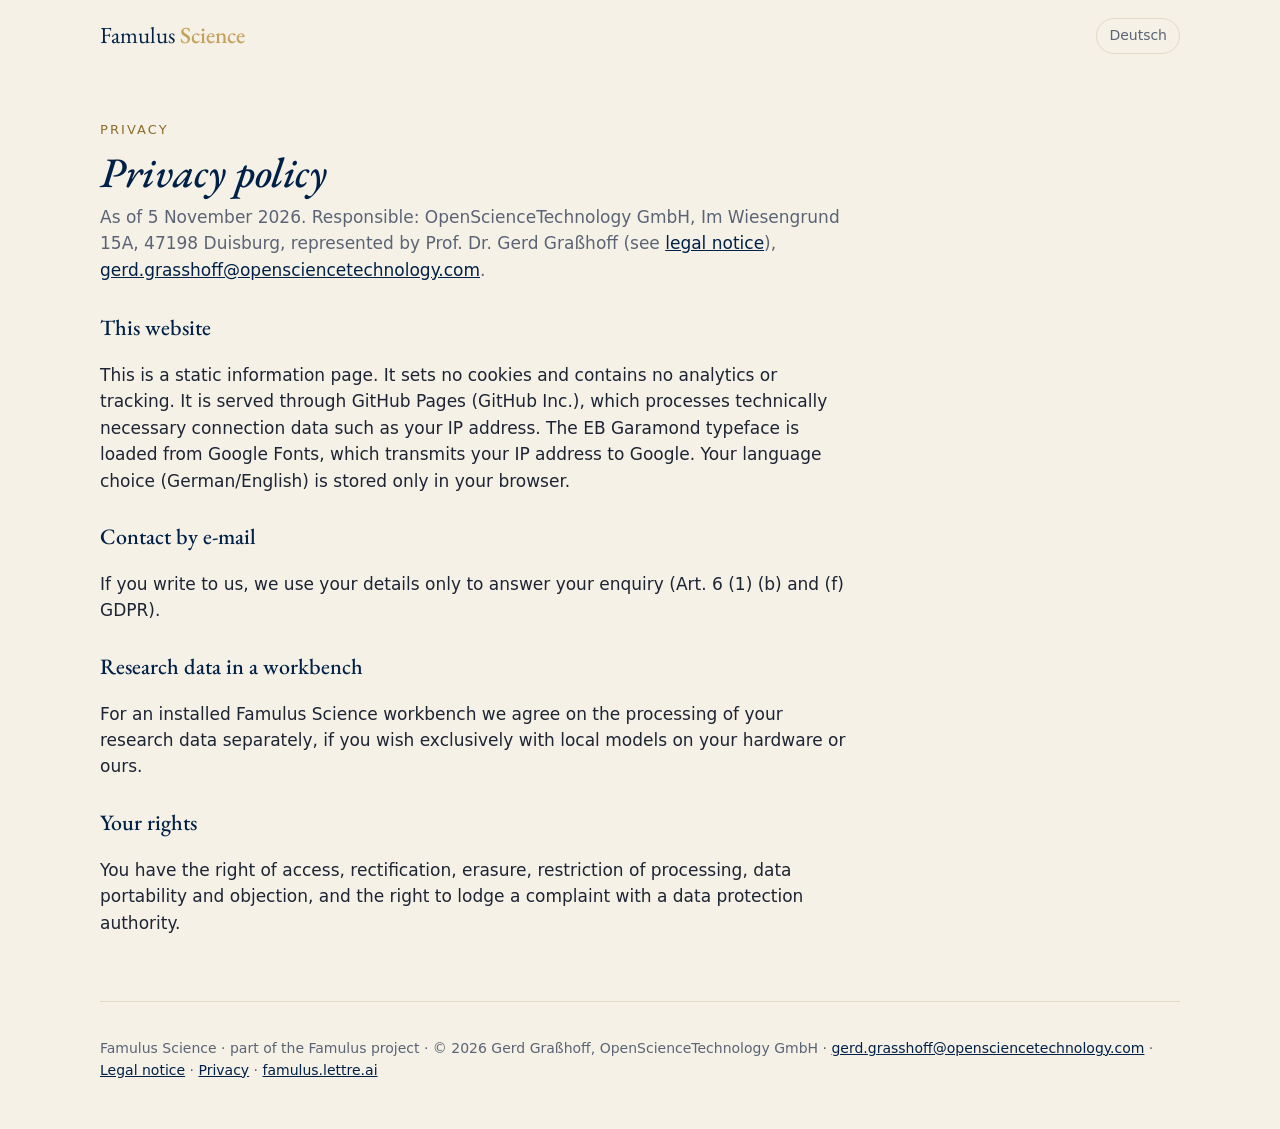
<file: datenschutz.html>
<!doctype html>
<html lang="de"><head><meta charset="utf-8"><meta name="viewport" content="width=device-width,initial-scale=1">
<title>Datenschutz · Famulus Science</title><meta name="description" content="Datenschutzerklärung von Famulus Science">
<meta property="og:title" content="Datenschutz · Famulus Science"><meta property="og:description" content="Datenschutzerklärung von Famulus Science">
<link rel="preconnect" href="https://fonts.googleapis.com"><link rel="preconnect" href="https://fonts.gstatic.com" crossorigin>
<link href="https://fonts.googleapis.com/css2?family=EB+Garamond:ital,wght@0,400;0,500;1,400;1,500&display=swap" rel="stylesheet">
<link rel="icon" href="assets/icon.svg"><style>
:root{--blue:#002147;--gold:#c4a15a;--goldd:#8c6d2a;--ink:#1d2433;--muted:#5b6475;--paper:#f6f1e7;--card:#fffdf8;--line:#e3dac6}
@media (prefers-color-scheme:dark){:root{--blue:#e2cb8f;--gold:#d4b46a;--goldd:#d4b46a;--ink:#e9e6df;--muted:#a4abb8;--paper:#00152e;--card:#0b2342;--line:#1f3a5e}}
*{box-sizing:border-box}html{-webkit-text-size-adjust:100%}
body{margin:0;background:var(--paper);color:var(--ink);font:17px/1.55 -apple-system,BlinkMacSystemFont,"Segoe UI",system-ui,sans-serif}
h1,h2,h3{font-family:"EB Garamond",Garamond,"Times New Roman",serif;font-weight:500;color:var(--blue)}
a{color:var(--blue)}
.wrap{max-width:1120px;margin:0 auto;padding:0 20px}
header.top{display:flex;justify-content:space-between;align-items:center;padding:18px 0}
.brand{font-family:"EB Garamond",serif;font-size:23px;color:var(--blue);text-decoration:none}
.brand b{font-weight:500;color:var(--gold)}
.lang{background:none;border:1px solid var(--line);border-radius:999px;padding:6px 12px;color:var(--muted);font:inherit;font-size:14px;cursor:pointer}
.intro{text-align:center;padding:22px 0 14px}
.kicker{font-size:13px;letter-spacing:.16em;text-transform:uppercase;color:var(--goldd);margin:0 0 10px}
h1{font-size:clamp(36px,6.4vw,64px);line-height:1.04;margin:0 0 14px;font-style:italic}
.lede{font-size:19px;color:var(--muted);max-width:40em;margin:0 auto}
.note{font-size:13.5px;color:var(--muted);text-align:center;max-width:52em;margin:0 auto 18px}
.after{text-align:center;margin:0 0 44px}
.cta{display:inline-block;background:transparent;color:var(--blue);border:1px solid var(--blue);padding:10px 20px;border-radius:12px;text-decoration:none;font-weight:500}
.cta small{display:block;font-weight:400;opacity:.8;font-size:13px}
section{padding:48px 0;border-top:1px solid var(--line)}
h2{font-size:clamp(28px,4.4vw,42px);margin:0 0 8px;font-style:italic;line-height:1.1}
.sub{color:var(--muted);margin:0 0 28px;max-width:44em}
.cards{display:grid;grid-template-columns:repeat(auto-fill,minmax(245px,1fr));gap:16px}
.card{background:var(--card);border:1px solid var(--line);border-radius:18px;padding:20px;display:flex;flex-direction:column;gap:10px}
.card.core{border-color:var(--gold);box-shadow:inset 0 3px 0 var(--gold)}
.card svg{width:34px;height:34px;stroke:var(--gold);fill:none;stroke-width:1.5;stroke-linecap:round;stroke-linejoin:round}
.card h3{margin:0;font-size:24px;line-height:1.15;hyphens:auto;-webkit-hyphens:auto;overflow-wrap:break-word}
.card p{margin:0;color:var(--muted);font-size:15.5px}
.chip{display:inline-block;font-size:12.5px;border-radius:999px;padding:3px 10px;background:color-mix(in srgb,var(--gold) 16%,transparent);color:var(--ink);align-self:flex-start}
.chip.prop{background:#b4492b;color:#fff}
.analysis{display:grid;grid-template-columns:repeat(auto-fill,minmax(200px,1fr));gap:14px}
.analysis div{border-left:2px solid var(--gold);padding:2px 0 2px 14px}.analysis b{display:block;color:var(--blue);font-family:"EB Garamond",serif;font-size:21px;font-weight:500}
.analysis>div>span{color:var(--muted);font-size:15px}
.pilot{display:grid;grid-template-columns:1.25fr 1fr;gap:34px;align-items:start}
.pilot p{margin:0 0 14px}.goal{border-left:3px solid var(--gold);padding:6px 0 6px 14px;font-family:"EB Garamond",serif;font-size:21px;font-style:italic;color:var(--blue)}
.reads{background:var(--card);border:1px solid var(--line);border-radius:18px;padding:18px 20px}
.reads h3{margin:0 0 10px;font-size:22px}.reads ol{margin:0;padding-left:20px;font-size:14.5px;color:var(--muted)}.reads li{margin:0 0 8px}
.roadmap{list-style:none;padding:0;margin:16px 0 0;display:grid;gap:8px}
.roadmap li{background:var(--card);border:1px solid var(--line);border-radius:12px;padding:10px 14px}
.roadmap li:before{content:"→ ";color:var(--gold)}
.steps{display:grid;grid-template-columns:repeat(3,1fr);gap:18px;counter-reset:s}
.step{background:var(--card);border:1px solid var(--line);border-radius:18px;padding:20px}
.step:before{counter-increment:s;content:counter(s);font-family:"EB Garamond",serif;font-size:40px;color:var(--gold);line-height:1}
.step h3{margin:6px 0;font-size:22px}.step p{margin:0;color:var(--muted);font-size:15.5px}
.trust{display:grid;grid-template-columns:repeat(auto-fit,minmax(230px,1fr));gap:16px;margin-top:26px}
.trust div{border-left:2px solid var(--gold);padding:2px 0 2px 14px}.trust b{color:var(--blue)}.trust>div>span{display:block;color:var(--muted);font-size:15px}
.flow{display:grid;grid-template-columns:repeat(5,1fr);gap:0;counter-reset:f}
.flow div{position:relative;padding:16px 16px 16px 18px;background:var(--card);border:1px solid var(--line);border-left:0}
.flow div:first-child{border-left:1px solid var(--line);border-radius:16px 0 0 16px}.flow div:last-child{border-radius:0 16px 16px 0}
.flow div:not(:last-child):after{content:"";position:absolute;right:-9px;top:50%;width:16px;height:16px;margin-top:-8px;background:var(--card);border-top:1px solid var(--gold);border-right:1px solid var(--gold);transform:rotate(45deg);z-index:1}
.flow b{display:block;font-family:"EB Garamond",serif;font-weight:500;font-size:23px;color:var(--blue)}
.flow b:before{counter-increment:f;content:counter(f) " ";color:var(--gold)}
.flow div>span{color:var(--muted);font-size:14.5px}
.privacy{background:#002147;color:#fffdf8;border-radius:22px;padding:34px 30px;margin:0 0 48px;border:1px solid #c4a15a}
.privacy .kicker{color:#e2cb8f}.privacy h2{color:#e2cb8f}.privacy .sub{color:#e3e7ee}
.privacy .trust div{border-left-color:#c4a15a}.privacy .trust b{color:#ffffff}.privacy .trust div>span{color:#d2d8e3}
.privacy svg{width:40px;height:40px;stroke:#e2cb8f;fill:none;stroke-width:1.5;stroke-linecap:round;stroke-linejoin:round;float:right}
.offer-label{text-align:center;font-size:13px;letter-spacing:.16em;text-transform:uppercase;color:var(--goldd);margin:10px 0 2px}
.band{--bp:#f3ead6;--bi:#2b2418;--bh:#4a3410;--bm:#6b5a3e;--bg:#9a7428;--bc:#fbf6ea;--bl:#dccfb2;
  background:var(--bp);color:var(--bi);box-shadow:0 0 0 100vmax var(--bp);clip-path:inset(0 -100vmax);padding:56px 0;margin:0 0 0;border-top:3px solid var(--bg)}
.band h2,.band h3{color:var(--bh)}.band .kicker{color:var(--bg)}.band .sub,.band p{color:var(--bm)}.band a{color:var(--bh)}
.band h3{font-size:26px;margin:34px 0 10px}.band h3.case{font-size:30px;font-style:italic}.band h3.case > .ck{display:block;font:600 13px/1 -apple-system,system-ui,sans-serif;letter-spacing:.16em;text-transform:uppercase;color:var(--bg);font-style:normal;margin-bottom:6px}
.band .goal{color:var(--bh);border-left-color:var(--bg)}
.band .reads{background:var(--bc);border-color:var(--bl)}.band .reads h3{margin:0 0 10px;font-size:22px}.band .reads ol{color:var(--bm)}
.band .roadmap li{background:var(--bc);border-color:var(--bl);color:var(--bi)}
.band .trust div{border-left-color:var(--bg)}.band .trust b{color:var(--bh)}.band .trust div>span{color:var(--bm)}
.band .note{color:var(--bm)}
.ctxmap{margin:10px 0 20px;background:var(--bc);border:1px solid var(--bl);border-radius:18px;padding:12px}
.ctxmap svg{width:100%;height:auto;display:block}
.ctxmap .thread{stroke:var(--bg);stroke-width:1.4;stroke-dasharray:5 5;opacity:.7}
.ctxmap .core{fill:#fff8e6;stroke:var(--bg);stroke-width:2}
.ctxmap .box{fill:#fffdf6;stroke:var(--bl);stroke-width:1.4}
.ctxmap text{font:13px -apple-system,system-ui,sans-serif;fill:var(--bi)}
.ctxmap .bt{font:600 17px "EB Garamond",Georgia,serif;fill:var(--bh)}.ctxmap .bl{fill:var(--bm)}
.ctxmap .mod{font:600 11.5px -apple-system,system-ui,sans-serif;fill:var(--bg);letter-spacing:.04em}
.ctxmap .ct{font:600 20px "EB Garamond",Georgia,serif;fill:var(--bh);text-anchor:middle}.ctxmap .ct+text.ct{}
.ctxmap text.mod[x="450"],.ctxmap .nl,.ctxmap .cap{text-anchor:middle}
.ctxmap .nl{font-size:12px}.ctxmap .cap{font-style:italic;fill:var(--bm)}
.ctxmap .n{fill:var(--bh)}.ctxmap .r{stroke:var(--bh);stroke-width:1.6;fill:none}.ctxmap .r.q{stroke-dasharray:4 4;stroke:var(--bg)}.ctxmap .ah{fill:var(--bh)}
.ptable{overflow-x:auto;margin:0 0 8px}
.ptable table{width:100%;border-collapse:collapse;font-size:14.5px;background:var(--bc)}
.ptable th{text-align:left;font:600 12.5px/1.2 -apple-system,system-ui,sans-serif;letter-spacing:.06em;text-transform:uppercase;color:var(--bg);padding:10px 12px;border-bottom:2px solid var(--bl)}
.ptable td{padding:10px 12px;border-bottom:1px solid var(--bl);vertical-align:top;color:var(--bi)}
.ptable td:first-child{font-family:"EB Garamond",serif;font-size:18px;color:var(--bh);width:22%}
.ptable td.src{font-size:12.5px;color:var(--bm);min-width:150px}
.ptable .chip{background:#efe1bd;color:var(--bh);white-space:nowrap}
.qnote{font-size:13.5px;font-style:italic}
.custom{margin-top:36px;background:var(--bc);border:1px solid var(--bg);border-radius:20px;padding:24px}
.custom h3{display:flex;align-items:center;gap:10px;margin:0 0 8px}.custom h3 svg{width:30px;height:30px;stroke:var(--bg);fill:none;stroke-width:1.6;stroke-linecap:round;stroke-linejoin:round}
.contact{text-align:center}.contact .sub{margin:0 auto 22px}
.links{display:flex;flex-wrap:wrap;justify-content:center;gap:10px 18px;margin-top:22px;font-size:15px}
footer{padding:36px 0 48px;color:var(--muted);font-size:14px;border-top:1px solid var(--line)}
.preview-bar{position:sticky;top:0;z-index:9;background:#b4492b;color:#fff;text-align:center;padding:8px;font:600 14px/1.3 -apple-system,system-ui,sans-serif}
[data-l="en"]{display:none!important}html[lang="en"] [data-l="de"]{display:none!important}html[lang="en"] [data-l="en"]{display:revert!important}
@media (max-width:820px){.ptable td:first-child{white-space:normal}.ctxmap{padding:4px}.steps,.pilot,.flow{grid-template-columns:1fr}.flow div,.flow div:first-child,.flow div:last-child{border:1px solid var(--line);border-radius:14px;margin-bottom:10px}.flow div:not(:last-child):after{display:none}}
</style></head>
<body><div class="wrap"><header class="top"><a class="brand" href="./">Famulus <b>Science</b></a>
<button class="lang" id="lang" type="button">English</button></header>
<section style="border-top:0">
<p class="kicker"><span data-l="de">Datenschutz</span><span data-l="en">Privacy</span></p>
<h2><span data-l="de">Datenschutzerklärung</span><span data-l="en">Privacy policy</span></h2>
<p class="sub"><span data-l="de">Stand: 5. November 2026. Verantwortlich: OpenScienceTechnology GmbH, Im Wiesengrund 15A, 47198 Duisburg, vertreten durch Prof. Dr. Gerd Graßhoff (siehe <a href="impressum.html">Impressum</a>), <a href="mailto:gerd.grasshoff@opensciencetechnology.com">gerd.grasshoff@opensciencetechnology.com</a>.</span>
<span data-l="en">As of 5 November 2026. Responsible: OpenScienceTechnology GmbH, Im Wiesengrund 15A, 47198 Duisburg, represented by Prof. Dr. Gerd Graßhoff (see <a href="impressum.html">legal notice</a>), <a href="mailto:gerd.grasshoff@opensciencetechnology.com">gerd.grasshoff@opensciencetechnology.com</a>.</span></p>
<div data-l="de" class="legal">
<h3>Diese Webseite</h3>
<p>Die Seite ist eine statische Informationsseite. Sie setzt keine Cookies, enthält keine Analysewerkzeuge und kein Tracking. Sie wird über GitHub Pages (GitHub Inc.) ausgeliefert; GitHub verarbeitet dabei technisch notwendige Verbindungsdaten wie die IP-Adresse. Die Schrift EB Garamond wird von Google Fonts geladen; dabei wird Ihre IP-Adresse an Google übermittelt. Die Spracheinstellung (Deutsch/Englisch) wird nur in Ihrem Browser gespeichert.</p>
<h3>Kontakt per E-Mail</h3>
<p>Wenn Sie uns schreiben, verwenden wir Ihre Angaben nur zur Beantwortung Ihrer Anfrage (Art. 6 Abs. 1 lit. b und f DSGVO).</p>
<h3>Forschungsdaten in einer Workbench</h3>
<p>Für eine eingerichtete Famulus-Science-Workbench vereinbaren wir die Verarbeitung Ihrer Forschungsdaten gesondert, auf Wunsch ausschließlich mit lokalen Modellen auf Ihrer oder unserer Hardware.</p>
<h3>Ihre Rechte</h3>
<p>Sie haben das Recht auf Auskunft, Berichtigung, Löschung, Einschränkung der Verarbeitung, Datenübertragbarkeit und Widerspruch sowie das Recht auf Beschwerde bei einer Datenschutz-Aufsichtsbehörde.</p>
</div>
<div data-l="en" class="legal">
<h3>This website</h3>
<p>This is a static information page. It sets no cookies and contains no analytics or tracking. It is served through GitHub Pages (GitHub Inc.), which processes technically necessary connection data such as your IP address. The EB Garamond typeface is loaded from Google Fonts, which transmits your IP address to Google. Your language choice (German/English) is stored only in your browser.</p>
<h3>Contact by e-mail</h3>
<p>If you write to us, we use your details only to answer your enquiry (Art. 6 (1) (b) and (f) GDPR).</p>
<h3>Research data in a workbench</h3>
<p>For an installed Famulus Science workbench we agree on the processing of your research data separately, if you wish exclusively with local models on your hardware or ours.</p>
<h3>Your rights</h3>
<p>You have the right of access, rectification, erasure, restriction of processing, data portability and objection, and the right to lodge a complaint with a data protection authority.</p>
</div>
</section>
<style>.legal{max-width:44em}.legal h3{font-size:22px;margin:26px 0 6px}.legal p{color:var(--ink)}</style>

<footer><span data-l="de">Famulus Science · aus dem Famulus-Projekt</span><span data-l="en">Famulus Science · part of the Famulus project</span> ·
© 2026 Gerd Graßhoff, OpenScienceTechnology GmbH · <a href="mailto:gerd.grasshoff@opensciencetechnology.com">gerd.grasshoff@opensciencetechnology.com</a> ·
<a href="impressum.html"><span data-l="de">Impressum</span><span data-l="en">Legal notice</span></a> · <a href="datenschutz.html"><span data-l="de">Datenschutz</span><span data-l="en">Privacy</span></a> · <a href="https://famulus.lettre.ai/">famulus.lettre.ai</a></footer>
</div><script>
(function(){var b=document.getElementById('lang');var h=document.documentElement;
function set(l){h.lang=l;b.textContent=l==='de'?'English':'Deutsch';try{localStorage.setItem('fs-lang',l)}catch(e){}}
var s=null;try{s=localStorage.getItem('fs-lang')}catch(e){}
set(s||((navigator.language||'de').slice(0,2)==='de'?'de':'en'));
b.addEventListener('click',function(){set(h.lang==='de'?'en':'de')});})();
</script></body></html>
</file>
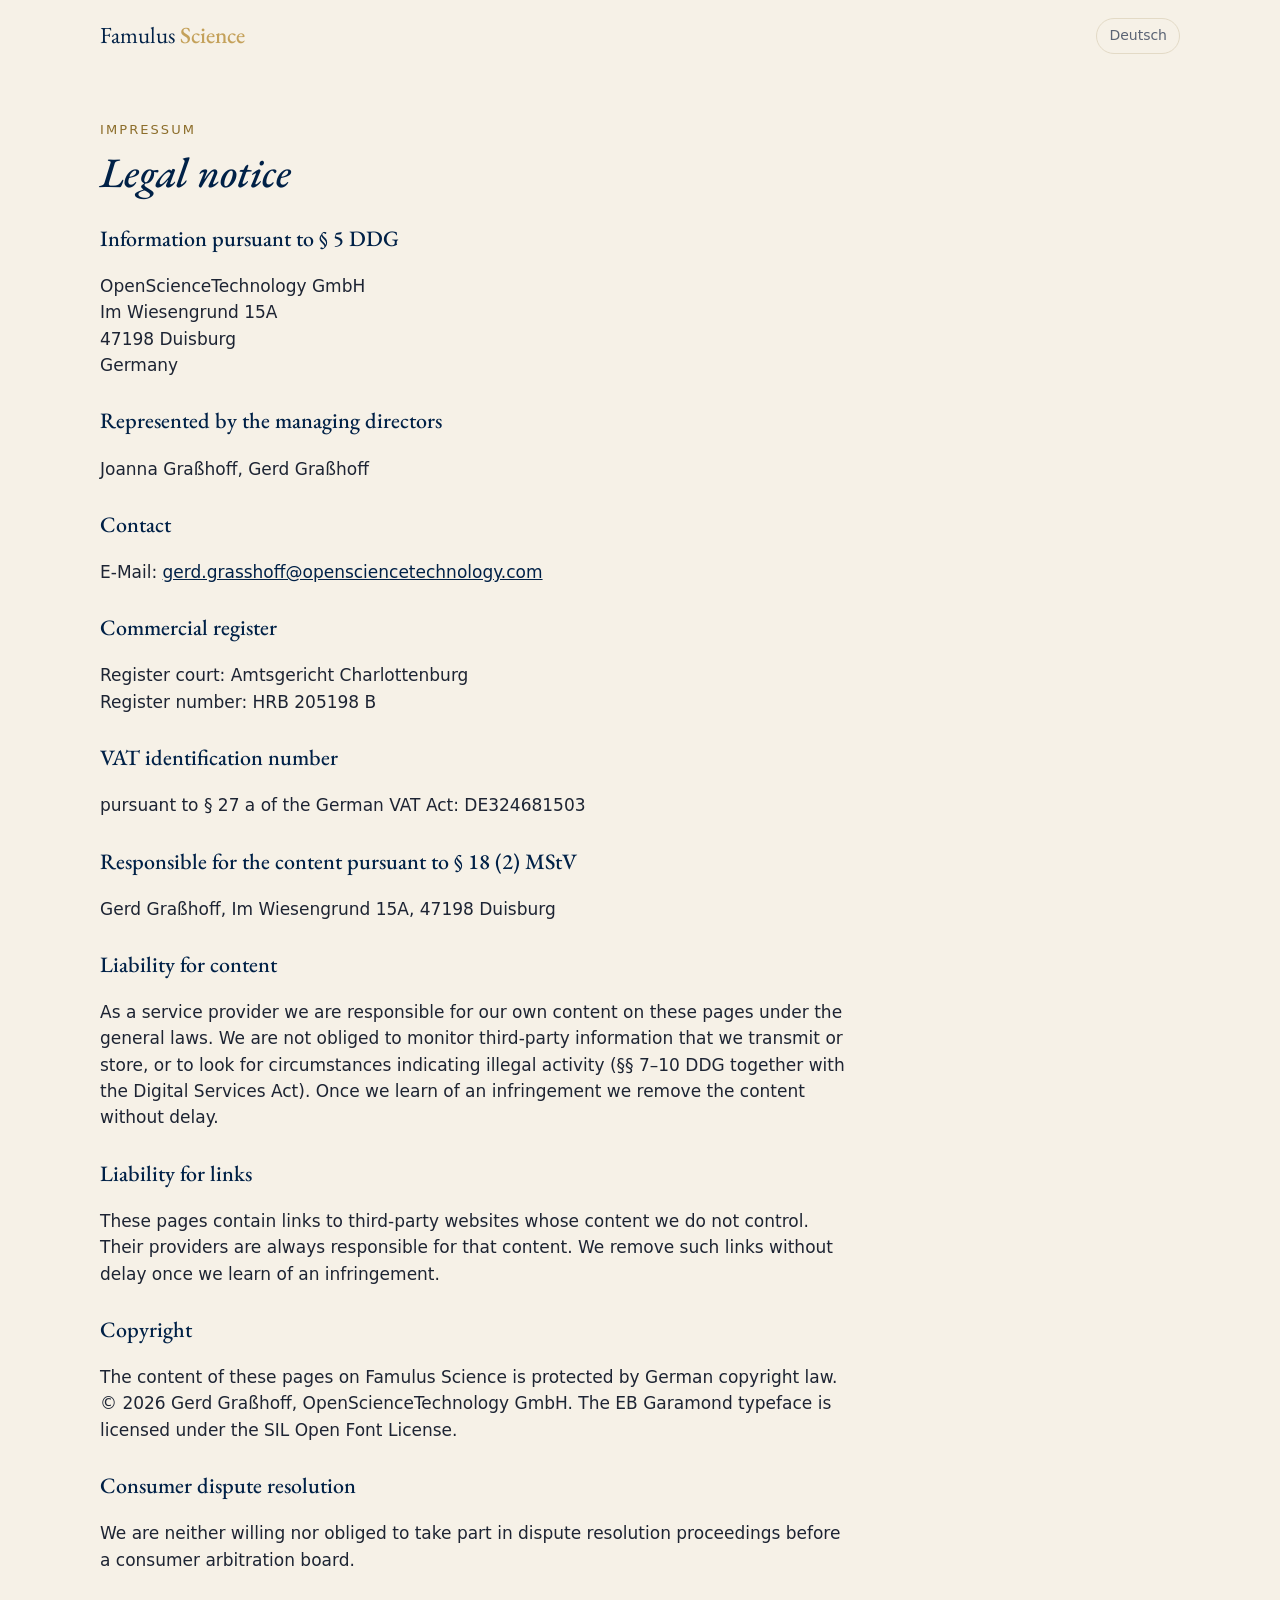
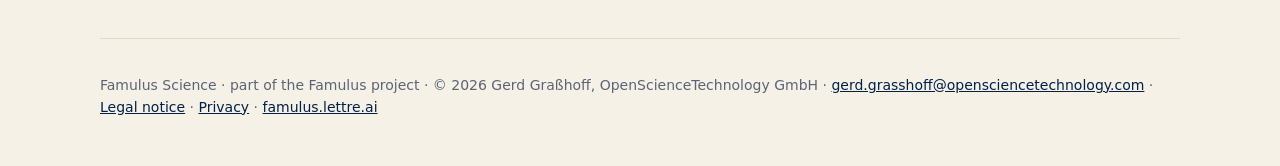
<file: impressum.html>
<!doctype html>
<html lang="de"><head><meta charset="utf-8"><meta name="viewport" content="width=device-width,initial-scale=1">
<title>Impressum · Famulus Science</title><meta name="description" content="Impressum von Famulus Science">
<meta property="og:title" content="Impressum · Famulus Science"><meta property="og:description" content="Impressum von Famulus Science">
<link rel="preconnect" href="https://fonts.googleapis.com"><link rel="preconnect" href="https://fonts.gstatic.com" crossorigin>
<link href="https://fonts.googleapis.com/css2?family=EB+Garamond:ital,wght@0,400;0,500;1,400;1,500&display=swap" rel="stylesheet">
<link rel="icon" href="assets/icon.svg"><style>
:root{--blue:#002147;--gold:#c4a15a;--goldd:#8c6d2a;--ink:#1d2433;--muted:#5b6475;--paper:#f6f1e7;--card:#fffdf8;--line:#e3dac6}
@media (prefers-color-scheme:dark){:root{--blue:#e2cb8f;--gold:#d4b46a;--goldd:#d4b46a;--ink:#e9e6df;--muted:#a4abb8;--paper:#00152e;--card:#0b2342;--line:#1f3a5e}}
*{box-sizing:border-box}html{-webkit-text-size-adjust:100%}
body{margin:0;background:var(--paper);color:var(--ink);font:17px/1.55 -apple-system,BlinkMacSystemFont,"Segoe UI",system-ui,sans-serif}
h1,h2,h3{font-family:"EB Garamond",Garamond,"Times New Roman",serif;font-weight:500;color:var(--blue)}
a{color:var(--blue)}
.wrap{max-width:1120px;margin:0 auto;padding:0 20px}
header.top{display:flex;justify-content:space-between;align-items:center;padding:18px 0}
.brand{font-family:"EB Garamond",serif;font-size:23px;color:var(--blue);text-decoration:none}
.brand b{font-weight:500;color:var(--gold)}
.lang{background:none;border:1px solid var(--line);border-radius:999px;padding:6px 12px;color:var(--muted);font:inherit;font-size:14px;cursor:pointer}
.intro{text-align:center;padding:22px 0 14px}
.kicker{font-size:13px;letter-spacing:.16em;text-transform:uppercase;color:var(--goldd);margin:0 0 10px}
h1{font-size:clamp(36px,6.4vw,64px);line-height:1.04;margin:0 0 14px;font-style:italic}
.lede{font-size:19px;color:var(--muted);max-width:40em;margin:0 auto}
.note{font-size:13.5px;color:var(--muted);text-align:center;max-width:52em;margin:0 auto 18px}
.after{text-align:center;margin:0 0 44px}
.cta{display:inline-block;background:transparent;color:var(--blue);border:1px solid var(--blue);padding:10px 20px;border-radius:12px;text-decoration:none;font-weight:500}
.cta small{display:block;font-weight:400;opacity:.8;font-size:13px}
section{padding:48px 0;border-top:1px solid var(--line)}
h2{font-size:clamp(28px,4.4vw,42px);margin:0 0 8px;font-style:italic;line-height:1.1}
.sub{color:var(--muted);margin:0 0 28px;max-width:44em}
.cards{display:grid;grid-template-columns:repeat(auto-fill,minmax(245px,1fr));gap:16px}
.card{background:var(--card);border:1px solid var(--line);border-radius:18px;padding:20px;display:flex;flex-direction:column;gap:10px}
.card.core{border-color:var(--gold);box-shadow:inset 0 3px 0 var(--gold)}
.card svg{width:34px;height:34px;stroke:var(--gold);fill:none;stroke-width:1.5;stroke-linecap:round;stroke-linejoin:round}
.card h3{margin:0;font-size:24px;line-height:1.15;hyphens:auto;-webkit-hyphens:auto;overflow-wrap:break-word}
.card p{margin:0;color:var(--muted);font-size:15.5px}
.chip{display:inline-block;font-size:12.5px;border-radius:999px;padding:3px 10px;background:color-mix(in srgb,var(--gold) 16%,transparent);color:var(--ink);align-self:flex-start}
.chip.prop{background:#b4492b;color:#fff}
.analysis{display:grid;grid-template-columns:repeat(auto-fill,minmax(200px,1fr));gap:14px}
.analysis div{border-left:2px solid var(--gold);padding:2px 0 2px 14px}.analysis b{display:block;color:var(--blue);font-family:"EB Garamond",serif;font-size:21px;font-weight:500}
.analysis>div>span{color:var(--muted);font-size:15px}
.pilot{display:grid;grid-template-columns:1.25fr 1fr;gap:34px;align-items:start}
.pilot p{margin:0 0 14px}.goal{border-left:3px solid var(--gold);padding:6px 0 6px 14px;font-family:"EB Garamond",serif;font-size:21px;font-style:italic;color:var(--blue)}
.reads{background:var(--card);border:1px solid var(--line);border-radius:18px;padding:18px 20px}
.reads h3{margin:0 0 10px;font-size:22px}.reads ol{margin:0;padding-left:20px;font-size:14.5px;color:var(--muted)}.reads li{margin:0 0 8px}
.roadmap{list-style:none;padding:0;margin:16px 0 0;display:grid;gap:8px}
.roadmap li{background:var(--card);border:1px solid var(--line);border-radius:12px;padding:10px 14px}
.roadmap li:before{content:"→ ";color:var(--gold)}
.steps{display:grid;grid-template-columns:repeat(3,1fr);gap:18px;counter-reset:s}
.step{background:var(--card);border:1px solid var(--line);border-radius:18px;padding:20px}
.step:before{counter-increment:s;content:counter(s);font-family:"EB Garamond",serif;font-size:40px;color:var(--gold);line-height:1}
.step h3{margin:6px 0;font-size:22px}.step p{margin:0;color:var(--muted);font-size:15.5px}
.trust{display:grid;grid-template-columns:repeat(auto-fit,minmax(230px,1fr));gap:16px;margin-top:26px}
.trust div{border-left:2px solid var(--gold);padding:2px 0 2px 14px}.trust b{color:var(--blue)}.trust>div>span{display:block;color:var(--muted);font-size:15px}
.flow{display:grid;grid-template-columns:repeat(5,1fr);gap:0;counter-reset:f}
.flow div{position:relative;padding:16px 16px 16px 18px;background:var(--card);border:1px solid var(--line);border-left:0}
.flow div:first-child{border-left:1px solid var(--line);border-radius:16px 0 0 16px}.flow div:last-child{border-radius:0 16px 16px 0}
.flow div:not(:last-child):after{content:"";position:absolute;right:-9px;top:50%;width:16px;height:16px;margin-top:-8px;background:var(--card);border-top:1px solid var(--gold);border-right:1px solid var(--gold);transform:rotate(45deg);z-index:1}
.flow b{display:block;font-family:"EB Garamond",serif;font-weight:500;font-size:23px;color:var(--blue)}
.flow b:before{counter-increment:f;content:counter(f) " ";color:var(--gold)}
.flow div>span{color:var(--muted);font-size:14.5px}
.privacy{background:#002147;color:#fffdf8;border-radius:22px;padding:34px 30px;margin:0 0 48px;border:1px solid #c4a15a}
.privacy .kicker{color:#e2cb8f}.privacy h2{color:#e2cb8f}.privacy .sub{color:#e3e7ee}
.privacy .trust div{border-left-color:#c4a15a}.privacy .trust b{color:#ffffff}.privacy .trust div>span{color:#d2d8e3}
.privacy svg{width:40px;height:40px;stroke:#e2cb8f;fill:none;stroke-width:1.5;stroke-linecap:round;stroke-linejoin:round;float:right}
.offer-label{text-align:center;font-size:13px;letter-spacing:.16em;text-transform:uppercase;color:var(--goldd);margin:10px 0 2px}
.band{--bp:#f3ead6;--bi:#2b2418;--bh:#4a3410;--bm:#6b5a3e;--bg:#9a7428;--bc:#fbf6ea;--bl:#dccfb2;
  background:var(--bp);color:var(--bi);box-shadow:0 0 0 100vmax var(--bp);clip-path:inset(0 -100vmax);padding:56px 0;margin:0 0 0;border-top:3px solid var(--bg)}
.band h2,.band h3{color:var(--bh)}.band .kicker{color:var(--bg)}.band .sub,.band p{color:var(--bm)}.band a{color:var(--bh)}
.band h3{font-size:26px;margin:34px 0 10px}.band h3.case{font-size:30px;font-style:italic}.band h3.case > .ck{display:block;font:600 13px/1 -apple-system,system-ui,sans-serif;letter-spacing:.16em;text-transform:uppercase;color:var(--bg);font-style:normal;margin-bottom:6px}
.band .goal{color:var(--bh);border-left-color:var(--bg)}
.band .reads{background:var(--bc);border-color:var(--bl)}.band .reads h3{margin:0 0 10px;font-size:22px}.band .reads ol{color:var(--bm)}
.band .roadmap li{background:var(--bc);border-color:var(--bl);color:var(--bi)}
.band .trust div{border-left-color:var(--bg)}.band .trust b{color:var(--bh)}.band .trust div>span{color:var(--bm)}
.band .note{color:var(--bm)}
.ctxmap{margin:10px 0 20px;background:var(--bc);border:1px solid var(--bl);border-radius:18px;padding:12px}
.ctxmap svg{width:100%;height:auto;display:block}
.ctxmap .thread{stroke:var(--bg);stroke-width:1.4;stroke-dasharray:5 5;opacity:.7}
.ctxmap .core{fill:#fff8e6;stroke:var(--bg);stroke-width:2}
.ctxmap .box{fill:#fffdf6;stroke:var(--bl);stroke-width:1.4}
.ctxmap text{font:13px -apple-system,system-ui,sans-serif;fill:var(--bi)}
.ctxmap .bt{font:600 17px "EB Garamond",Georgia,serif;fill:var(--bh)}.ctxmap .bl{fill:var(--bm)}
.ctxmap .mod{font:600 11.5px -apple-system,system-ui,sans-serif;fill:var(--bg);letter-spacing:.04em}
.ctxmap .ct{font:600 20px "EB Garamond",Georgia,serif;fill:var(--bh);text-anchor:middle}.ctxmap .ct+text.ct{}
.ctxmap text.mod[x="450"],.ctxmap .nl,.ctxmap .cap{text-anchor:middle}
.ctxmap .nl{font-size:12px}.ctxmap .cap{font-style:italic;fill:var(--bm)}
.ctxmap .n{fill:var(--bh)}.ctxmap .r{stroke:var(--bh);stroke-width:1.6;fill:none}.ctxmap .r.q{stroke-dasharray:4 4;stroke:var(--bg)}.ctxmap .ah{fill:var(--bh)}
.ptable{overflow-x:auto;margin:0 0 8px}
.ptable table{width:100%;border-collapse:collapse;font-size:14.5px;background:var(--bc)}
.ptable th{text-align:left;font:600 12.5px/1.2 -apple-system,system-ui,sans-serif;letter-spacing:.06em;text-transform:uppercase;color:var(--bg);padding:10px 12px;border-bottom:2px solid var(--bl)}
.ptable td{padding:10px 12px;border-bottom:1px solid var(--bl);vertical-align:top;color:var(--bi)}
.ptable td:first-child{font-family:"EB Garamond",serif;font-size:18px;color:var(--bh);width:22%}
.ptable td.src{font-size:12.5px;color:var(--bm);min-width:150px}
.ptable .chip{background:#efe1bd;color:var(--bh);white-space:nowrap}
.qnote{font-size:13.5px;font-style:italic}
.custom{margin-top:36px;background:var(--bc);border:1px solid var(--bg);border-radius:20px;padding:24px}
.custom h3{display:flex;align-items:center;gap:10px;margin:0 0 8px}.custom h3 svg{width:30px;height:30px;stroke:var(--bg);fill:none;stroke-width:1.6;stroke-linecap:round;stroke-linejoin:round}
.contact{text-align:center}.contact .sub{margin:0 auto 22px}
.links{display:flex;flex-wrap:wrap;justify-content:center;gap:10px 18px;margin-top:22px;font-size:15px}
footer{padding:36px 0 48px;color:var(--muted);font-size:14px;border-top:1px solid var(--line)}
.preview-bar{position:sticky;top:0;z-index:9;background:#b4492b;color:#fff;text-align:center;padding:8px;font:600 14px/1.3 -apple-system,system-ui,sans-serif}
[data-l="en"]{display:none!important}html[lang="en"] [data-l="de"]{display:none!important}html[lang="en"] [data-l="en"]{display:revert!important}
@media (max-width:820px){.ptable td:first-child{white-space:normal}.ctxmap{padding:4px}.steps,.pilot,.flow{grid-template-columns:1fr}.flow div,.flow div:first-child,.flow div:last-child{border:1px solid var(--line);border-radius:14px;margin-bottom:10px}.flow div:not(:last-child):after{display:none}}
</style></head>
<body><div class="wrap"><header class="top"><a class="brand" href="./">Famulus <b>Science</b></a>
<button class="lang" id="lang" type="button">English</button></header>
<section style="border-top:0">
<p class="kicker">Impressum</p>
<h2><span data-l="de">Impressum</span><span data-l="en">Legal notice</span></h2>
<div class="legal">
<h3><span data-l="de">Angaben gemäß § 5 DDG</span><span data-l="en">Information pursuant to § 5 DDG</span></h3>
<p>OpenScienceTechnology GmbH<br>
Im Wiesengrund 15A<br>
47198 Duisburg<br>
<span data-l="de">Deutschland</span><span data-l="en">Germany</span></p>

<h3><span data-l="de">Vertreten durch die Geschäftsführer</span><span data-l="en">Represented by the managing directors</span></h3>
<p>Joanna Graßhoff, Gerd Graßhoff</p>

<h3><span data-l="de">Kontakt</span><span data-l="en">Contact</span></h3>
<p>E-Mail: <a href="mailto:gerd.grasshoff@opensciencetechnology.com">gerd.grasshoff@opensciencetechnology.com</a></p>

<h3><span data-l="de">Registereintrag</span><span data-l="en">Commercial register</span></h3>
<p><span data-l="de">Registergericht:</span><span data-l="en">Register court:</span> Amtsgericht Charlottenburg<br>
<span data-l="de">Registernummer:</span><span data-l="en">Register number:</span> HRB 205198 B</p>

<h3><span data-l="de">Umsatzsteuer-Identifikationsnummer</span><span data-l="en">VAT identification number</span></h3>
<p><span data-l="de">gemäß § 27 a Umsatzsteuergesetz:</span><span data-l="en">pursuant to § 27 a of the German VAT Act:</span> DE324681503</p>

<h3><span data-l="de">Verantwortlich für den Inhalt nach § 18 Abs. 2 MStV</span><span data-l="en">Responsible for the content pursuant to § 18 (2) MStV</span></h3>
<p>Gerd Graßhoff, Im Wiesengrund 15A, 47198 Duisburg</p>

<div data-l="de">
<h3>Haftung für Inhalte</h3>
<p>Als Diensteanbieter sind wir für eigene Inhalte auf diesen Seiten nach den allgemeinen Gesetzen verantwortlich. Für fremde Informationen, die wir übermitteln oder speichern, sind wir nicht verpflichtet, diese zu überwachen oder nach Umständen zu forschen, die auf eine rechtswidrige Tätigkeit hinweisen (§§ 7 bis 10 DDG in Verbindung mit dem Digital Services Act). Sobald uns eine Rechtsverletzung bekannt wird, entfernen wir den Inhalt umgehend.</p>
<h3>Haftung für Links</h3>
<p>Diese Seiten enthalten Links zu Websites Dritter, auf deren Inhalte wir keinen Einfluss haben. Für diese Inhalte ist stets der jeweilige Anbieter verantwortlich. Bei Bekanntwerden von Rechtsverletzungen entfernen wir solche Links umgehend.</p>
<h3>Urheberrecht</h3>
<p>Die Inhalte dieser Seiten zu Famulus Science unterliegen dem deutschen Urheberrecht. © 2026 Gerd Graßhoff, OpenScienceTechnology GmbH. Die verwendete Schrift EB Garamond steht unter der SIL Open Font License.</p>
<h3>Verbraucherstreitbeilegung</h3>
<p>Wir sind nicht bereit und nicht verpflichtet, an Streitbeilegungsverfahren vor einer Verbraucherschlichtungsstelle teilzunehmen.</p>
</div>
<div data-l="en">
<h3>Liability for content</h3>
<p>As a service provider we are responsible for our own content on these pages under the general laws. We are not obliged to monitor third-party information that we transmit or store, or to look for circumstances indicating illegal activity (§§ 7–10 DDG together with the Digital Services Act). Once we learn of an infringement we remove the content without delay.</p>
<h3>Liability for links</h3>
<p>These pages contain links to third-party websites whose content we do not control. Their providers are always responsible for that content. We remove such links without delay once we learn of an infringement.</p>
<h3>Copyright</h3>
<p>The content of these pages on Famulus Science is protected by German copyright law. © 2026 Gerd Graßhoff, OpenScienceTechnology GmbH. The EB Garamond typeface is licensed under the SIL Open Font License.</p>
<h3>Consumer dispute resolution</h3>
<p>We are neither willing nor obliged to take part in dispute resolution proceedings before a consumer arbitration board.</p>
</div>
</div>
</section>
<style>.legal{max-width:44em}.legal h3{font-size:22px;margin:26px 0 6px}.legal p{color:var(--ink)}</style>

<footer><span data-l="de">Famulus Science · aus dem Famulus-Projekt</span><span data-l="en">Famulus Science · part of the Famulus project</span> ·
© 2026 Gerd Graßhoff, OpenScienceTechnology GmbH · <a href="mailto:gerd.grasshoff@opensciencetechnology.com">gerd.grasshoff@opensciencetechnology.com</a> ·
<a href="impressum.html"><span data-l="de">Impressum</span><span data-l="en">Legal notice</span></a> · <a href="datenschutz.html"><span data-l="de">Datenschutz</span><span data-l="en">Privacy</span></a> · <a href="https://famulus.lettre.ai/">famulus.lettre.ai</a></footer>
</div><script>
(function(){var b=document.getElementById('lang');var h=document.documentElement;
function set(l){h.lang=l;b.textContent=l==='de'?'English':'Deutsch';try{localStorage.setItem('fs-lang',l)}catch(e){}}
var s=null;try{s=localStorage.getItem('fs-lang')}catch(e){}
set(s||((navigator.language||'de').slice(0,2)==='de'?'de':'en'));
b.addEventListener('click',function(){set(h.lang==='de'?'en':'de')});})();
</script></body></html>
</file>
<file: assets/demo.css>
/* Famulus Science · animated demo (assets/demo.js). Idiom of the Famulus Academic demo, with a drawn workbench
   window instead of a phone. Oxford blue + gold. */
.fd{--o:#00152e;--o2:#002147;--g:#c4a15a;--gd:#8c6d2a;--cream:#fffdf8;margin:8px 0 26px}
.fd-tabs{display:flex;flex-wrap:wrap;justify-content:center;gap:6px;margin:0 0 18px}
.fd-tab{display:inline-flex;align-items:center;gap:7px;border:1px solid var(--line);background:var(--card);color:var(--ink);
  border-radius:999px;padding:7px 12px 7px 10px;font:600 13.5px/1 -apple-system,BlinkMacSystemFont,"Segoe UI",system-ui,sans-serif;cursor:pointer;position:relative;overflow:hidden}
.fd-tab svg{width:19px;height:19px;stroke:var(--gold);fill:none;stroke-width:1.6;stroke-linecap:round;stroke-linejoin:round;flex:none}
.fd-tab[aria-selected="true"]{background:var(--o2);border-color:var(--o2);color:#fffdf8}
.fd-tab .fd-tp{position:absolute;left:0;bottom:0;height:3px;width:0;background:var(--g)}
.fd-tab:focus-visible,.fd-btn:focus-visible,.fd-step:focus-visible{outline:2px solid var(--gold);outline-offset:3px}

.fd-win{position:relative;border-radius:22px;background:radial-gradient(120% 90% at 30% 0%,#123158 0%,var(--o) 62%);
  border:1px solid rgba(196,161,90,.5);box-shadow:0 40px 80px -36px rgba(0,0,0,.6),0 0 70px -24px rgba(196,161,90,.35);
  padding:26px 24px 16px;color:var(--cream);overflow:hidden}
.fd-stage{display:grid;grid-template-columns:minmax(200px,290px) 1fr;align-items:center;gap:26px;min-width:0}

.fd-steps{list-style:none;margin:0;padding:0;display:flex;flex-direction:column;gap:6px}
.fd-step{display:grid;grid-template-columns:28px 1fr;align-items:center;gap:10px;width:100%;text-align:left;border:0;background:transparent;
  color:#b7c0cf;padding:7px 10px;border-radius:10px;font:500 14.5px/1.3 -apple-system,BlinkMacSystemFont,"Segoe UI",system-ui,sans-serif;cursor:pointer;transition:background .35s,color .35s}
.fd-step b{display:grid;place-items:center;width:26px;height:26px;border-radius:50%;border:1px solid rgba(196,161,90,.55);font:600 13px/1 inherit;color:var(--g);transition:all .35s}
.fd-step.done b{background:rgba(196,161,90,.18)}
.fd-step.on{background:rgba(255,253,248,.08);color:#fffdf8}
.fd-step.on b{background:var(--g);color:var(--o);border-color:var(--g)}
.fd-step:hover{color:#fffdf8}

/* the drawn workbench window */
.fd-app{display:grid;grid-template-columns:48px 1fr;min-height:340px;border-radius:14px;overflow:hidden;background:#fffdf8;color:#1d2433;
  box-shadow:0 24px 50px -24px rgba(0,0,0,.7);border:1px solid rgba(196,161,90,.4);min-width:0}
.fd-rail{background:var(--o2);display:flex;flex-direction:column;align-items:center;gap:2px;padding:38px 0 10px}
.fd-ri{display:grid;place-items:center;width:32px;height:30px;border-radius:8px;transition:background .4s}
.fd-ri svg{width:18px;height:18px;stroke:#8fa0bb;fill:none;stroke-width:1.6;stroke-linecap:round;stroke-linejoin:round;transition:stroke .4s}
.fd-ri.on{background:rgba(196,161,90,.22)}.fd-ri.on svg{stroke:var(--g)}
.fd-main{display:flex;flex-direction:column;min-width:0}
.fd-bar{display:flex;align-items:center;gap:6px;height:30px;padding:0 12px;border-bottom:1px solid #ece5d4;background:#f6f1e7}
.fd-bar i{width:10px;height:10px;border-radius:50%;background:#d9cfb9}
.fd-bar span{margin-left:8px;font:600 12px/1 -apple-system,system-ui,sans-serif;color:#5b6475;letter-spacing:.04em}
.fd-pane{padding:16px 18px 18px;display:flex;flex-direction:column;gap:9px;font:14.5px/1.4 -apple-system,BlinkMacSystemFont,"Segoe UI",system-ui,sans-serif;min-width:0}
.fd-h{display:flex;align-items:center;gap:8px;flex-wrap:wrap;font-size:15.5px;color:var(--o2);margin-bottom:2px}
.fd-h svg{width:22px;height:22px;stroke:var(--gd);fill:none;stroke-width:1.6;stroke-linecap:round;stroke-linejoin:round}
.fd-sample{font:600 10.5px/1 -apple-system,system-ui,sans-serif;letter-spacing:.08em;text-transform:uppercase;color:#8a6d2c;border:1px solid #d8c597;border-radius:999px;padding:3px 7px;margin-left:auto}
.fd-src{font-size:12.5px;color:#5b6475;border-top:1px dashed #d8cdb4;padding-top:7px;margin-top:2px}
.fd-meta{color:#3a4458;font-size:14px}

/* staged reveal */
.st{opacity:0;transform:translateY(6px);transition:opacity .5s ease,transform .5s ease}
.st.in{opacity:1;transform:none}

.fd-scan{display:grid;grid-template-columns:80px 1fr;align-items:center;gap:10px;font-size:13px;color:#3a4458}
.fd-scan i{height:6px;border-radius:3px;background:#ece5d4;position:relative;overflow:hidden}
.fd-scan.in i:after{content:"";position:absolute;inset:0;width:0;background:var(--g);animation:fd-fill 1.6s ease forwards}
@keyframes fd-fill{to{width:100%}}
.fd-funnel{display:flex;flex-direction:column;gap:7px}
.fd-funnel div{width:var(--w);min-width:120px;background:color-mix(in srgb,var(--o2) 10%,#fff);border-left:4px solid var(--g);border-radius:6px;padding:6px 10px;font-size:13px;color:#3a4458}
.fd-funnel b{font:600 18px/1 "EB Garamond",Georgia,serif;color:var(--o2);margin-right:8px}
.fd-row{display:flex;align-items:baseline;gap:9px;font-size:14px}
.fd-tag{flex:none;font:600 11.5px/1 -apple-system,system-ui,sans-serif;border-radius:999px;padding:4px 8px;background:#ece5d4;color:#3a4458}
.fd-tag.ok{background:#e4ecd9;color:#3d5a1e}.fd-tag.no{background:#f3dfd8;color:#7a2e1a}
.fd-paper{border:1px solid #e3dac6;border-radius:10px;padding:10px 12px;display:flex;flex-direction:column;gap:3px}
.fd-paper b{font:500 17px/1.2 "EB Garamond",Georgia,serif;color:var(--o2)}.fd-paper > span{font-size:12.5px;color:#5b6475}
.fd-go{display:inline-flex;align-self:flex-start;align-items:center;gap:6px;background:var(--o2);color:#fffdf8;border-radius:9px;padding:7px 12px;font-weight:600;font-size:13.5px}
.fd-go svg{width:16px;height:16px;stroke:var(--g);fill:none;stroke-width:2;stroke-linecap:round;stroke-linejoin:round}
.fd-claim{display:grid;grid-template-columns:30px 1fr auto;gap:8px;align-items:baseline;border-left:3px solid var(--g);padding:4px 0 4px 10px}
.fd-claim b{color:var(--gd)}.fd-claim small{color:#5b6475}
.fd-arg{width:100%;max-width:420px;height:auto}
.fd-arg rect{fill:#f6f1e7;stroke:var(--o2);stroke-width:1.2}.fd-arg rect.weak{stroke:#b4492b;stroke-dasharray:4 3}.fd-arg rect.concl{fill:var(--o2)}
.fd-arg path{stroke:var(--gd);stroke-width:1.6;fill:none}
.fd-arg text{font:600 11px -apple-system,system-ui,sans-serif;fill:#1d2433;text-anchor:middle}
.fd-arg text:last-of-type{fill:#fffdf8}
.fd-formula{font:500 24px/1.2 "EB Garamond",Georgia,serif;color:var(--o2);background:#f6f1e7;border-radius:10px;padding:10px 14px;align-self:flex-start}
.fd-verdict{display:grid;grid-template-columns:30px 130px 1fr;align-items:center;gap:8px;font-size:14px}
.fd-verdict b{color:var(--gd)}
.fd-verdict i{height:8px;border-radius:4px;background:#ece5d4;position:relative;overflow:hidden}
.fd-verdict i:after{content:"";position:absolute;inset:0;width:var(--v);background:var(--o2)}
.fd-nb{font:italic 500 18px/1.35 "EB Garamond",Georgia,serif;color:#1d2433;background:repeating-linear-gradient(#fffdf8 0 25px,#e9e1cf 25px 26px);border-left:3px solid #c98a7a;padding:4px 12px}
.fd-hyp{display:grid;grid-template-columns:24px 1fr;gap:4px 10px;align-items:start;border:1px solid #e3dac6;border-radius:10px;padding:9px 11px}
.fd-hyp svg{width:22px;height:22px;fill:none;stroke-width:2;stroke-linecap:round}
.fd-hyp.no svg{stroke:#b4492b}.fd-hyp.open svg{stroke:var(--gd)}
.fd-hyp > span{display:flex;flex-direction:column}.fd-hyp > span > b{display:block}.fd-hyp > span b{color:var(--o2)}
.fd-hyp.no > span{text-decoration:line-through;text-decoration-color:#b4492b;color:#5b6475}
.fd-hyp em{grid-column:2;font-size:12.5px;color:#5b6475;font-style:normal}
.fd-pred{display:flex;gap:8px;align-items:baseline;font-size:14px}.fd-pred b{color:var(--gd)}
.fd-pred.ok{align-items:center;background:#e4ecd9;border-radius:9px;padding:7px 10px;color:#3d5a1e;font-weight:600}
.fd-pred.ok svg{width:18px;height:18px;stroke:#3d5a1e;fill:none;stroke-width:2.2;flex:none}
.fd-cycle,.fd-cvl{width:100%;max-width:420px;height:auto}
.fd-cycle .ring{fill:none;stroke:var(--g);stroke-width:2.2;stroke-dasharray:6 5}
.fd-cycle.in .ring{animation:fd-spin 8s linear infinite;transform-origin:150px 75px}
@keyframes fd-spin{to{stroke-dashoffset:-110}}
.fd-cycle .n circle{fill:var(--o2)}
.fd-cycle path{stroke:var(--o2);stroke-width:1.6;fill:none;marker-end:none}
.fd-cycle text,.fd-cvl text{font:600 12px -apple-system,system-ui,sans-serif;fill:#1d2433;text-anchor:middle}
.fd-cvl .f circle{fill:#f6f1e7;stroke:var(--o2);stroke-width:1.4}
.fd-cvl path{stroke:var(--o2);stroke-width:1.5;fill:none}.fd-cvl path.e{marker-end:url(#fdh)}.fd-cvl path.arc{stroke:var(--g);stroke-width:2}
.fd-tb{border-collapse:collapse;font-size:13.5px;align-self:flex-start}
.fd-tb th,.fd-tb td{padding:4px 14px;border-bottom:1px solid #ece5d4;text-align:center}
.fd-tb th{color:var(--o2)}.fd-tb td.y{color:var(--gd);font-weight:700}
.fd-doc{border:1px solid #e3dac6;border-radius:10px;padding:12px 14px;display:flex;flex-direction:column;gap:7px}
.fd-doc i{display:block;height:6px;border-radius:3px;background:#d7dbe2;width:var(--w,100%)}
.fd-doc i.hd{height:9px;width:46%;background:var(--g)}
.fd-ref{font-size:11.5px;color:var(--gd);font-weight:600}
.fd-share{display:flex;gap:10px;flex-wrap:wrap}
.fd-share > span{display:flex;flex-direction:column;align-items:center;gap:6px;border:1px solid #e3dac6;border-radius:12px;padding:12px 14px;font-size:13px;min-width:96px}
.fd-share svg{width:26px;height:26px;stroke:var(--o2);fill:none;stroke-width:1.5;stroke-linecap:round;stroke-linejoin:round}

.fd-cap{display:none}
.fd-ctl{display:flex;justify-content:center;gap:10px;margin-top:14px}
.fd-btn{width:38px;height:38px;border-radius:50%;border:1px solid rgba(196,161,90,.55);background:transparent;display:grid;place-items:center;cursor:pointer}
.fd-btn svg{width:18px;height:18px;stroke:var(--g);fill:none;stroke-width:2;stroke-linecap:round;stroke-linejoin:round}
.fd-btn.play svg{fill:var(--g)}

@media (max-width:820px){
  .fd-win{padding:16px 12px 12px}
  .fd-stage{grid-template-columns:1fr;gap:12px}
  .fd-steps{display:none}
  .fd-cap{display:block;border-left:3px solid var(--g);padding:6px 10px;margin-top:12px;font:500 14.5px/1.35 -apple-system,system-ui,sans-serif;color:#fffdf8;min-height:3.2em}
  .fd-app{grid-template-columns:38px 1fr;min-height:330px}
  .fd-ri{width:28px;height:28px}.fd-ri svg{width:17px;height:17px}
  .fd-pane{padding:12px}
  .fd-sample{margin-left:0}
}
@media (prefers-reduced-motion:reduce){.st{transition:none}.fd-cycle.in .ring,.fd-scan.in i:after{animation:none}.fd-scan i:after{width:100%}}

/* agenda scene */
.fd-ms{display:grid;grid-template-columns:14px 34px 1fr auto;align-items:center;gap:8px;font-size:14px;border-bottom:1px solid #efe8d8;padding:5px 0}
.fd-ms i{width:12px;height:12px;border-radius:50%;border:2px solid #c9bfa6}
.fd-ms.done i{background:var(--o2);border-color:var(--o2)}.fd-ms.run i{border-color:var(--g);background:radial-gradient(circle,var(--g) 0 45%,transparent 50%)}
.fd-ms b{color:var(--gd)}.fd-ms small{color:#5b6475;font-size:12px}
.fd-req{display:grid;grid-template-columns:22px 1fr auto;align-items:center;gap:9px;font-size:14px;border:1px solid #e3dac6;border-radius:10px;padding:8px 10px}
.fd-req svg,.fd-mail svg{width:20px;height:20px;stroke:var(--o2);fill:none;stroke-width:1.6;stroke-linecap:round;stroke-linejoin:round}
.fd-req em{font-style:normal;font-size:12px;color:#8a6d2c}.fd-req em.ok{color:#3d5a1e;font-weight:600}
.fd-mail{display:grid;grid-template-columns:22px 1fr;gap:9px;align-items:start;background:#f6f1e7;border-radius:10px;padding:9px 11px;font-size:14px}
.fd-mail > span b{display:block;color:var(--o2)}

/* research day: who does what */
.fd-clock{margin-left:auto;display:flex;align-items:center;gap:5px;font:600 12.5px/1 -apple-system,system-ui,sans-serif;color:var(--o2)}
.fd-clock svg{width:15px;height:15px;stroke:var(--gd);fill:none;stroke-width:1.8;stroke-linecap:round}
.fd-win.night .fd-bar{background:#1b2c47;border-bottom-color:#2a3d5c}.fd-win.night .fd-clock{color:#e2cb8f}.fd-win.night .fd-clock svg{stroke:#e2cb8f}
.fd-win.night .fd-pane{background:linear-gradient(#f1ecdf,#fffdf8 60%)}
.fd-win{transition:background .8s}.fd-win.night{background:radial-gradient(120% 90% at 30% 0%,#0a1c36 0%,#000a18 70%)}
.fd-who{display:grid;gap:6px;margin:0 0 4px}
.fd-who > div{display:grid;grid-template-columns:22px 64px 1fr;align-items:start;gap:8px;border-radius:10px;padding:8px 10px;font-size:14px;line-height:1.35}
.fd-who svg{width:20px;height:20px;fill:none;stroke-width:1.7;stroke-linecap:round;stroke-linejoin:round}
.fd-who .you{background:#eef0f4}.fd-who .you svg{stroke:#3a4458}.fd-who .you b{color:#3a4458}
.fd-who .fam{background:#002147;color:#fffdf8}.fd-who .fam svg{stroke:#e2cb8f;fill:rgba(226,203,143,.25)}.fd-who .fam b{color:#e2cb8f}
.fd-t{display:inline-block;font-style:normal;font:600 11.5px/1 -apple-system,system-ui,sans-serif;color:var(--g);border:1px solid rgba(196,161,90,.5);border-radius:5px;padding:2px 4px;margin-right:6px;vertical-align:1px}
.fd-done{display:grid;grid-template-columns:1fr 1fr;gap:6px 14px}
.fd-done > span{display:flex;align-items:center;gap:7px;font-size:13.5px}
.fd-done svg{width:17px;height:17px;flex:none;stroke:#3d5a1e;fill:none;stroke-width:2.4;stroke-linecap:round}
@media (max-width:820px){.fd-who > div{grid-template-columns:20px 1fr;gap:2px 8px}.fd-who svg{grid-row:span 2}.fd-who > div > b,.fd-who > div > span{grid-column:2}.fd-done{grid-template-columns:1fr}}

/* overall work plan */
.fd-plan{display:flex;flex-direction:column;gap:8px}
.fd-plan > div{display:grid;grid-template-columns:22px 1fr;gap:8px;align-items:center}
.fd-plan > div > b{color:var(--gd)}
.fd-plan > div > span{position:relative;height:26px;background:repeating-linear-gradient(90deg,#efe8d8 0 1px,transparent 1px 20%)}
.fd-plan i{position:absolute;left:var(--x);width:var(--w);top:2px;bottom:2px;border-radius:6px;background:#dfe4ec;color:#1d2433;font:600 11.5px/22px -apple-system,system-ui,sans-serif;font-style:normal;padding:0 7px;white-space:nowrap;overflow:hidden}
.fd-plan i.d{background:var(--o2);color:#fffdf8}.fd-plan i.r{background:var(--g);color:#00152e}
.fd-plan em{font-style:normal;font-size:12.5px;color:#5b6475}
@media (prefers-color-scheme:dark){.fd-tab[aria-selected="true"]{background:#c4a15a;border-color:#c4a15a;color:#00152e}.fd-tab[aria-selected="true"] svg{stroke:#00152e}}

/* history player (training): sepia scheme, clearly apart from the offer player */
.fd--hist .fd-win{background:radial-gradient(120% 90% at 30% 0%,#5a4423 0%,#2a1f10 70%);border-color:rgba(196,161,90,.7)}
.fd--hist .fd-tab{background:#fbf6ea;border-color:#dccfb2;color:#2b2418}
.fd--hist .fd-tab[aria-selected="true"]{background:#4a3410;border-color:#4a3410;color:#fbf6ea}
.fd--hist .fd-tab[aria-selected="true"] svg{stroke:#e2cb8f}
.fd--hist .fd-rail{background:#4a3410}.fd--hist .fd-app{background:#fffaf0}
.fd--hist .fd-bar{background:#f3ead6}
.fd-fact{display:grid;grid-template-columns:1fr;gap:2px;border-left:3px solid var(--g);padding:3px 0 3px 10px;font-size:14px}
.fd-fact em{font:600 11px/1.2 -apple-system,system-ui,sans-serif;font-style:normal;letter-spacing:.06em;text-transform:uppercase;color:var(--gd)}
.fd-fact small{font-size:11.5px;color:#5b6475}
.fd-rg{width:100%;max-width:380px;height:auto}.fd-rg circle{fill:#002147}.fd-rg circle.u{fill:none;stroke:#8c6d2a;stroke-width:1.5;stroke-dasharray:3 2}
.fd-rg path{stroke:#002147;stroke-width:1.5;fill:none}.fd-rg path.q{stroke:#8c6d2a;stroke-dasharray:4 3}
.fd-rg text{font:600 11px -apple-system,system-ui,sans-serif;fill:#1d2433;text-anchor:middle}
.fd-qp{display:flex;flex-wrap:wrap;gap:6px;align-items:center;font-size:12.5px}.fd-qp b{width:100%;color:#4a3410;font-size:12.5px}
.fd-qp span{border:1px dashed #9a7428;border-radius:999px;padding:3px 9px;color:#4a3410}
@media (prefers-color-scheme:dark){.fd--hist .fd-tab[aria-selected="true"]{background:#c4a15a;color:#2a1f10}}
.fd--hist .fd-stage{align-items:start}
</file>
